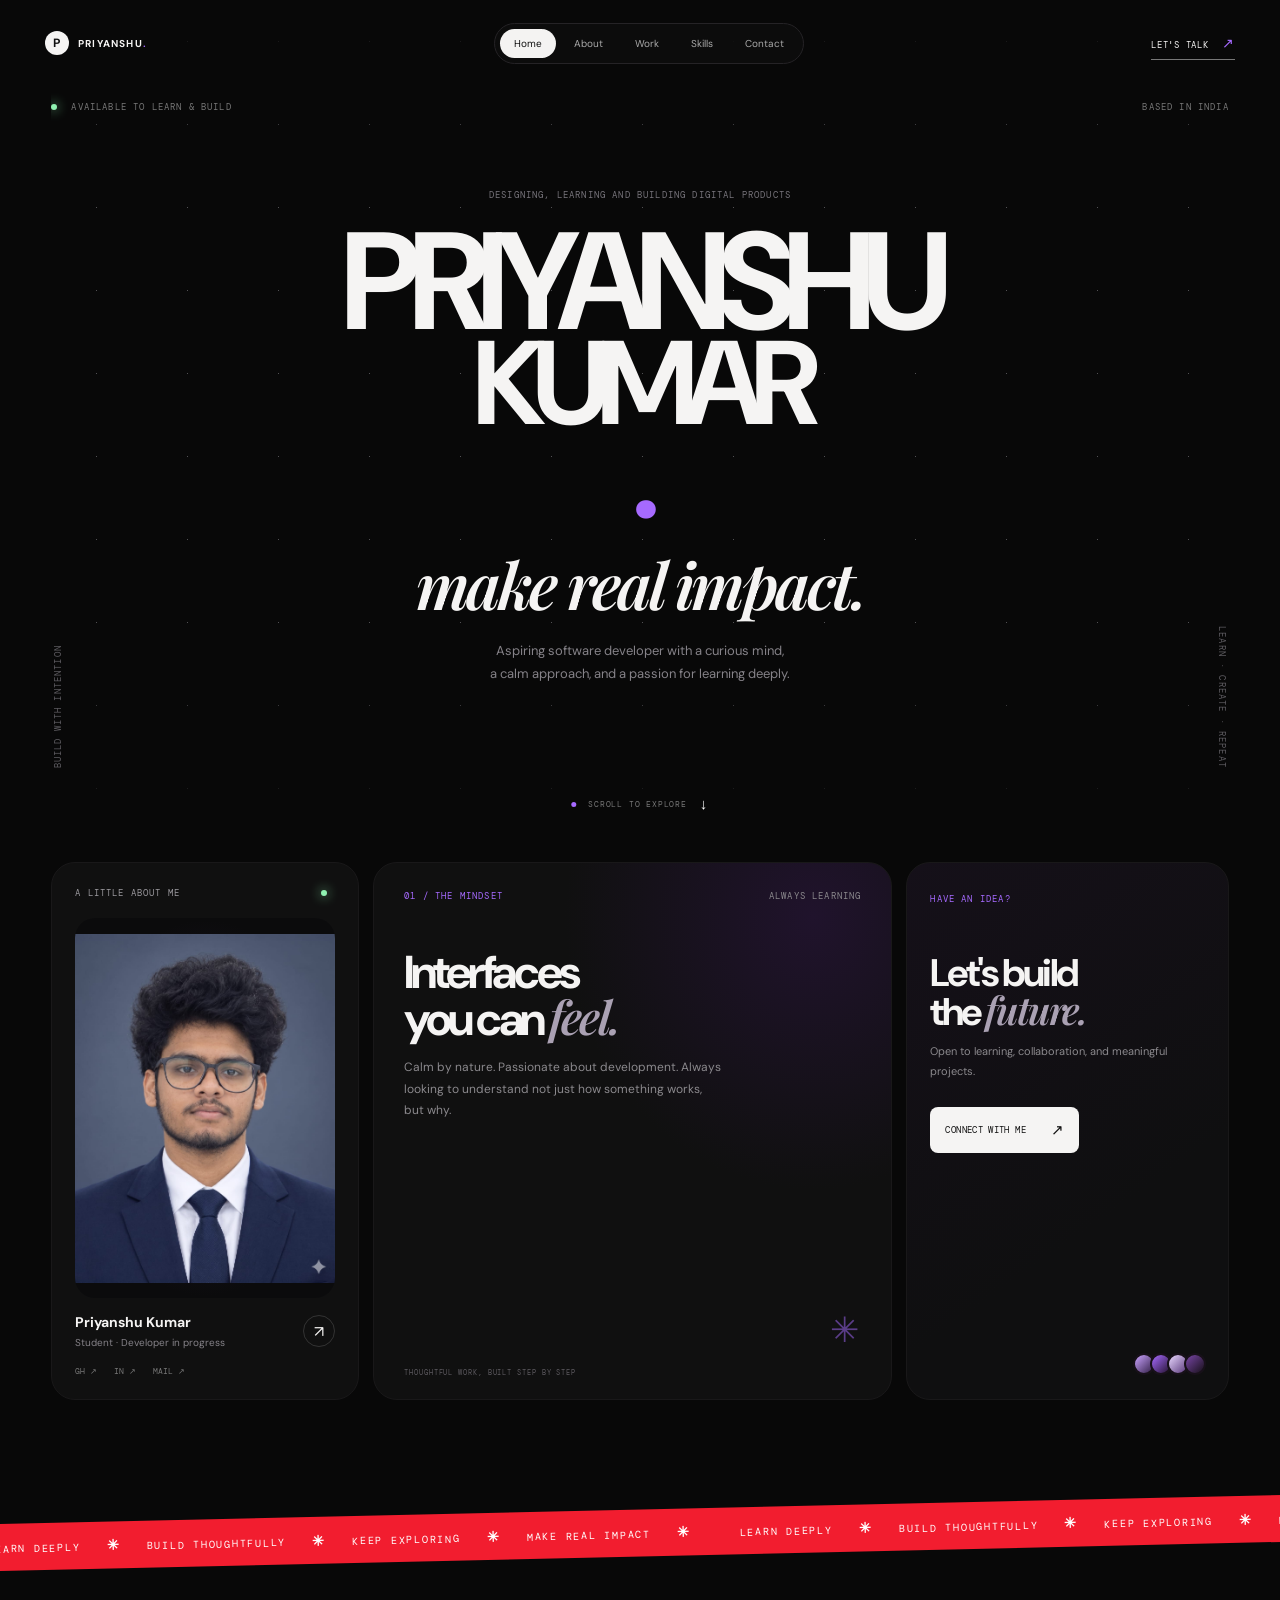
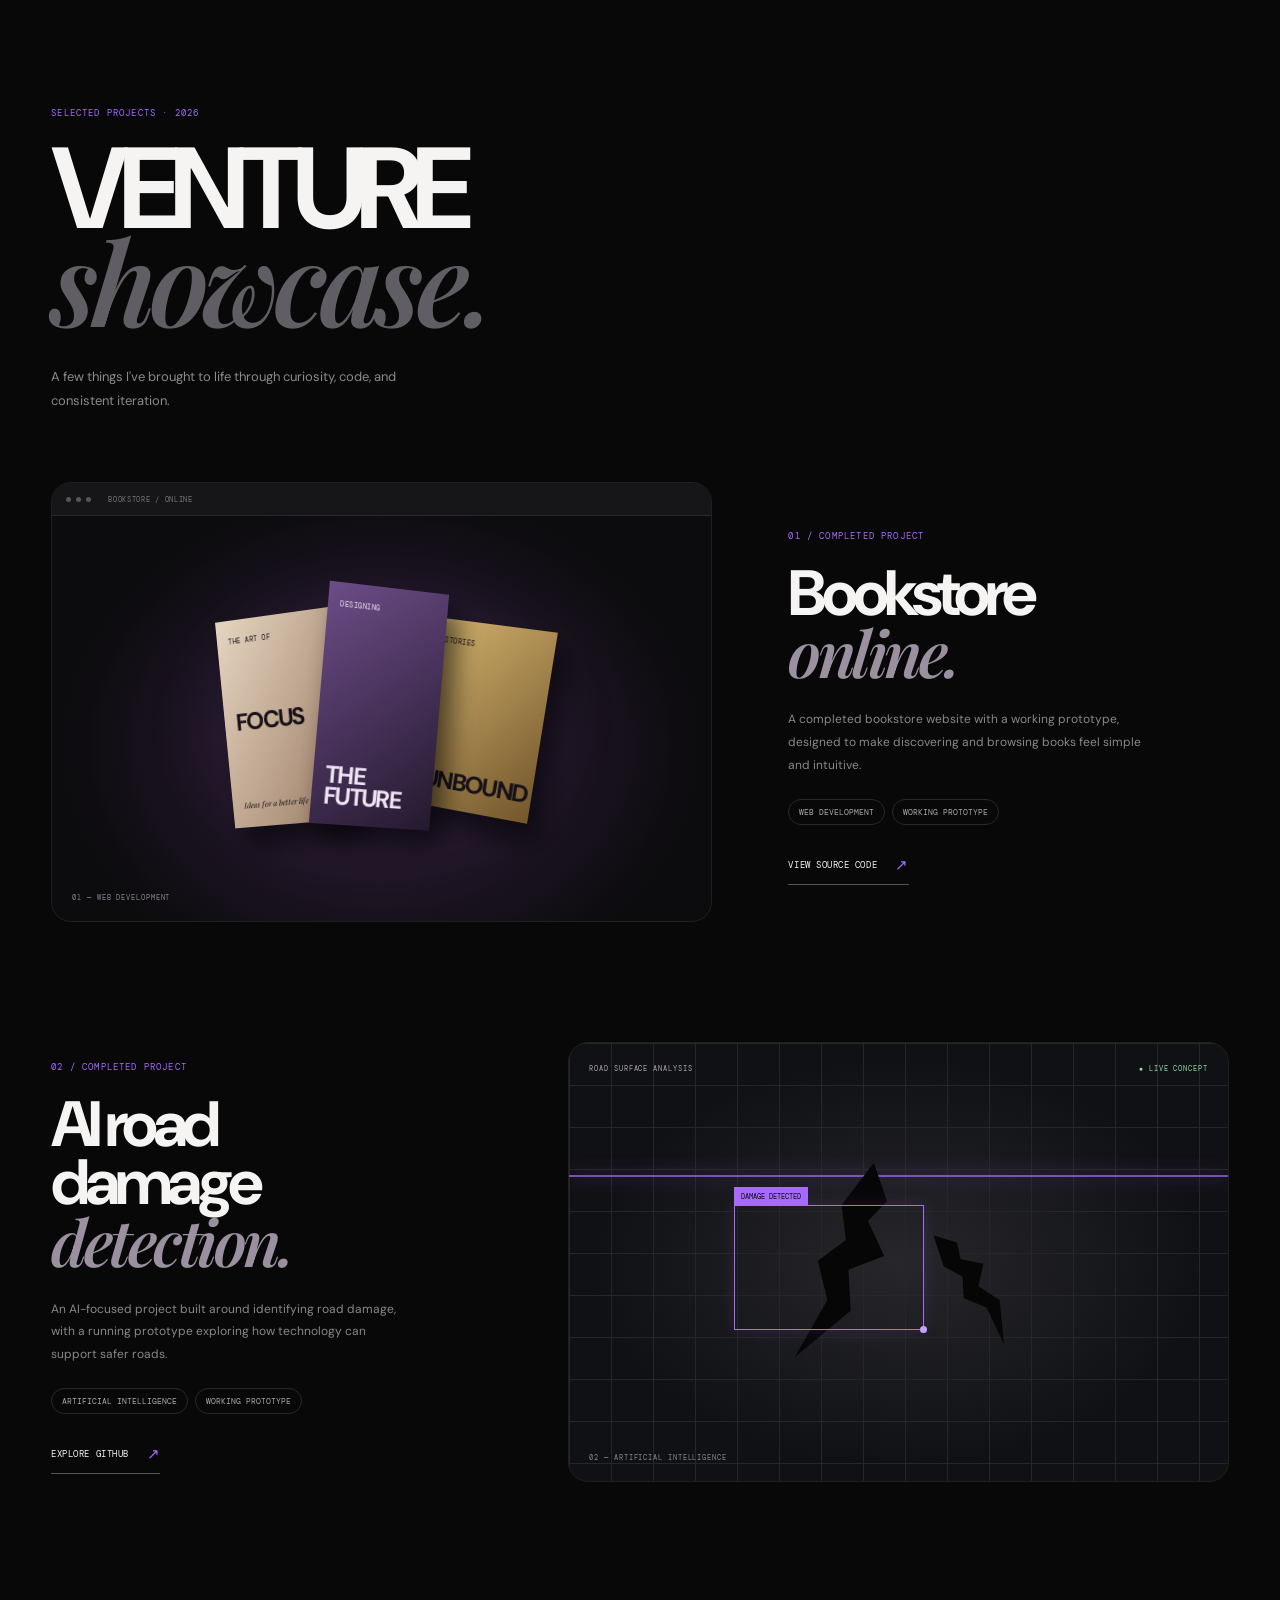
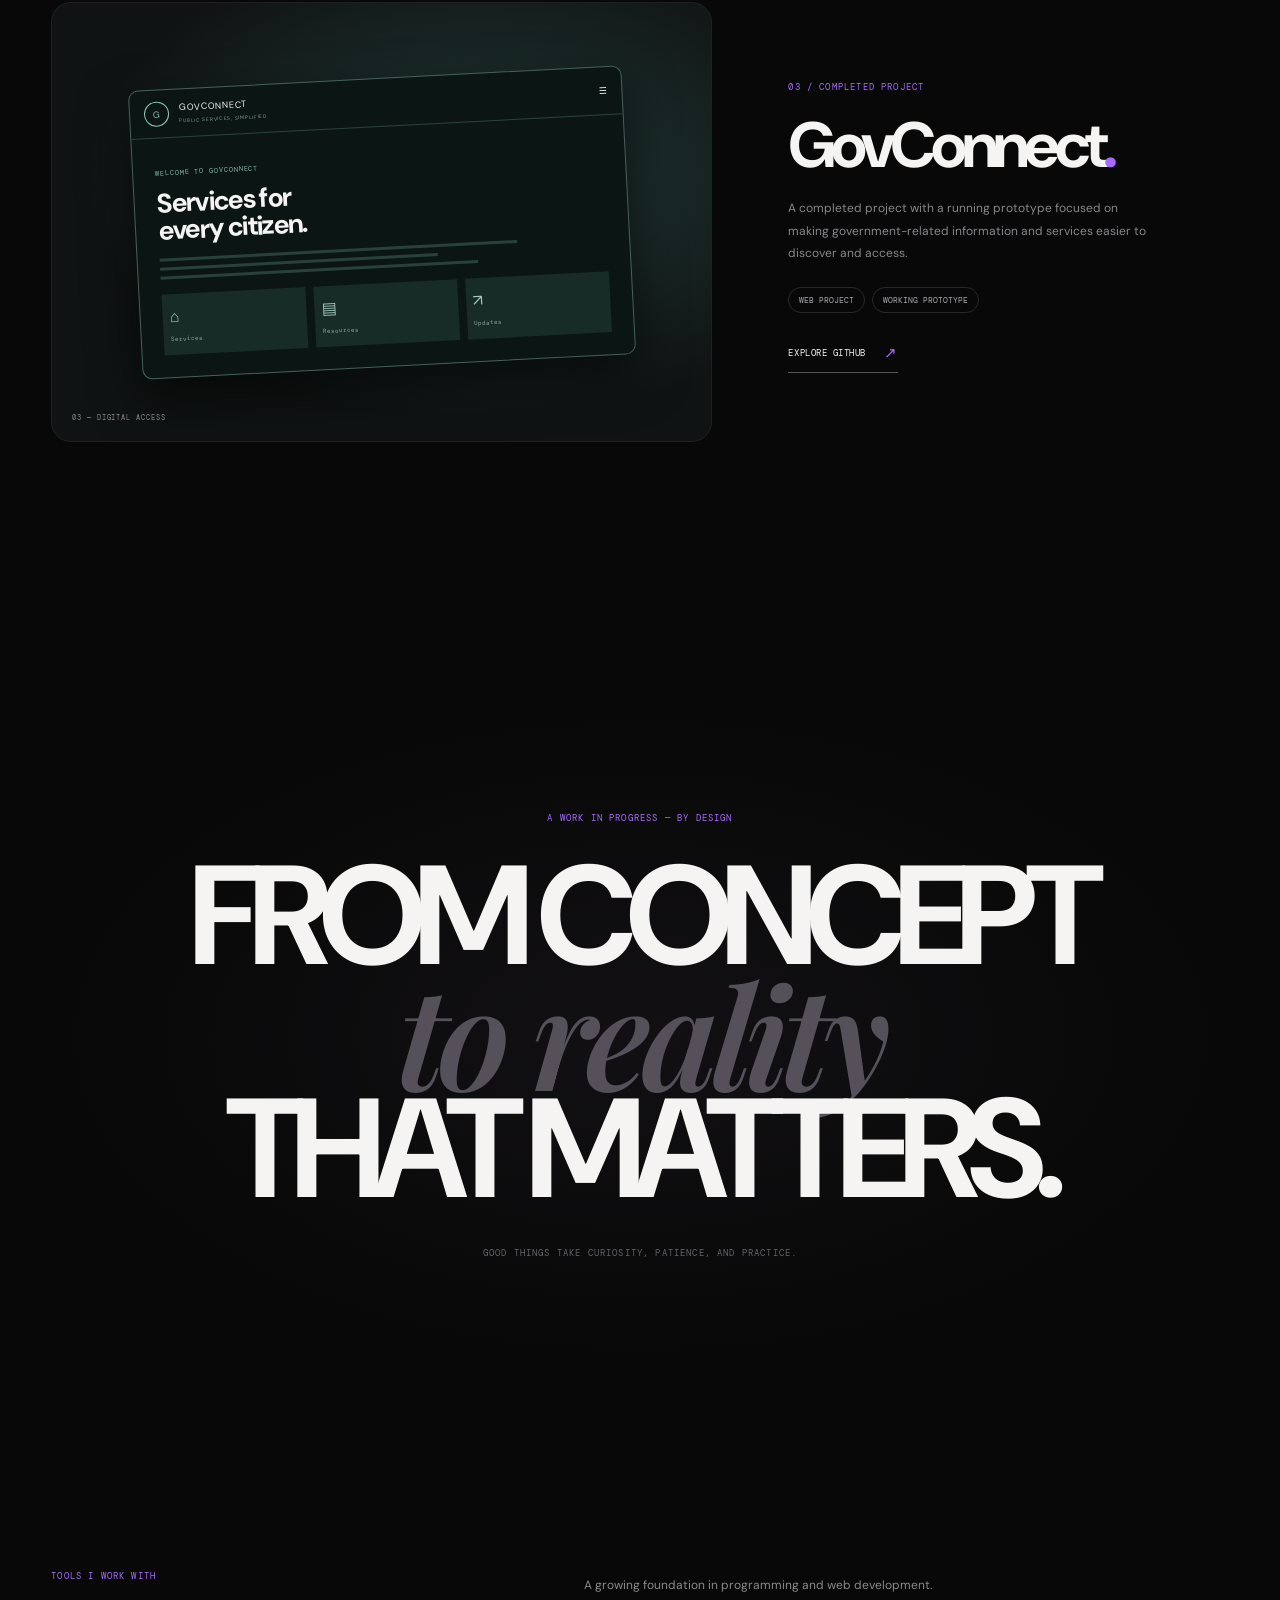
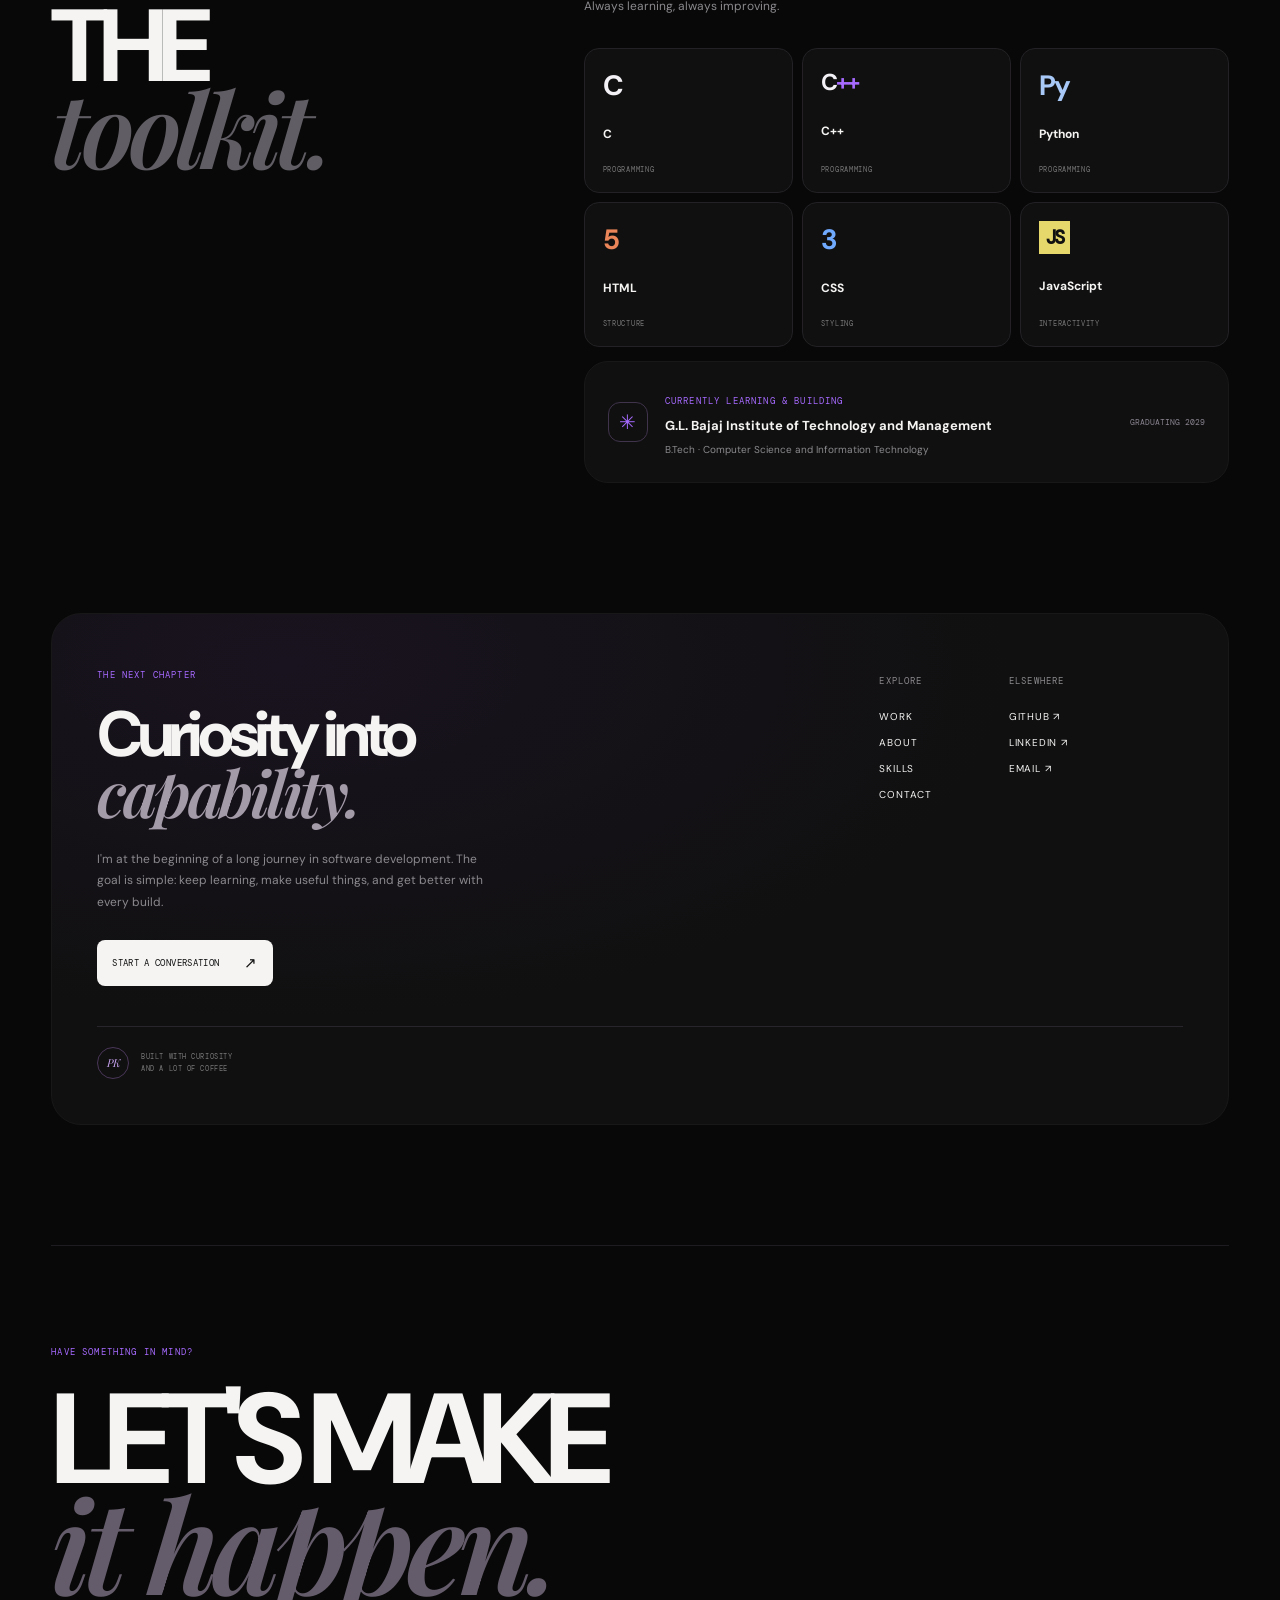
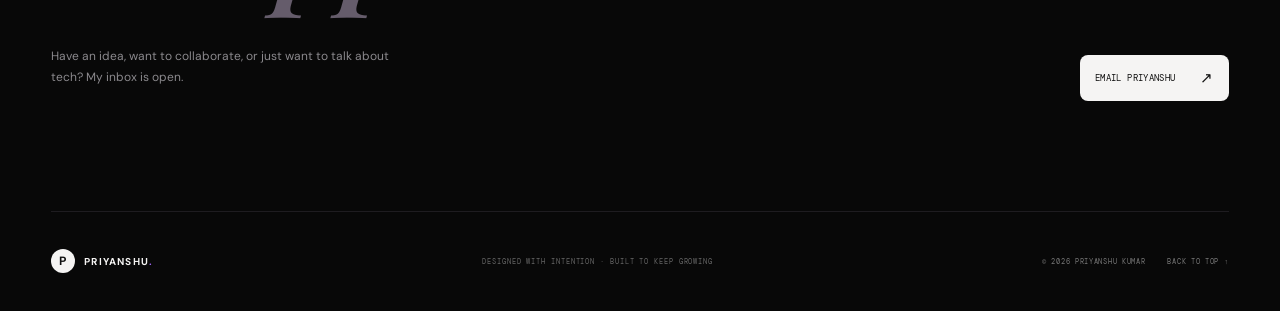
<file: index.html>
<!doctype html>
<html lang="en">
<head>
  <meta charset="utf-8">
  <meta name="viewport" content="width=device-width, initial-scale=1">
  <meta name="theme-color" content="#080808">
  <meta name="description" content="Priyanshu Kumar — aspiring software developer building thoughtful digital experiences.">
  <title>Priyanshu Kumar — Developer Portfolio</title>
  <link rel="preconnect" href="https://fonts.googleapis.com">
  <link rel="preconnect" href="https://fonts.gstatic.com" crossorigin>
  <link href="https://fonts.googleapis.com/css2?family=DM+Mono:wght@400;500&family=DM+Sans:wght@400;500;600;700&family=Playfair+Display:ital,wght@1,600;1,700&display=swap" rel="stylesheet">
  <link rel="stylesheet" href="priyanshu-portfolio/styles.css">
</head>
<body>
  <div class="intro-screen" aria-hidden="true">
    <div class="intro-corner top-left"></div><div class="intro-corner top-right"></div>
    <p class="eyebrow intro-kicker">INDEPENDENT DEVELOPER</p>
    <h1 class="intro-hello">HELLO<span>.</span></h1>
    <div class="intro-line"></div>
    <p class="eyebrow intro-bottom">PORTFOLIO WEBSITE <span>2026</span></p>
  </div>

  <header class="site-header">
    <a class="brand" href="#home" aria-label="Priyanshu Kumar home"><span class="brand-mark">P</span><span>PRIYANSHU<span class="brand-muted">.</span></span></a>
    <nav class="nav-pill" aria-label="Main navigation">
      <a class="nav-link active" href="#home">Home</a>
      <a class="nav-link" href="#about">About</a>
      <a class="nav-link" href="#work">Work</a>
      <a class="nav-link" href="#skills">Skills</a>
      <a class="nav-link" href="#contact">Contact</a>
    </nav>
    <a class="header-cta" href="mailto:princemraj2121@gmail.com">LET'S TALK <span>↗</span></a>
    <button class="menu-toggle" aria-label="Toggle menu" aria-expanded="false"><span></span><span></span></button>
  </header>

  <main>
    <section class="hero section-shell" id="home">
      <div class="starfield" aria-hidden="true"></div>
      <div class="hero-meta eyebrow"><span><i class="status-dot"></i> AVAILABLE TO LEARN & BUILD</span><span>BASED IN INDIA</span></div>
      <div class="hero-center">
        <p class="eyebrow reveal">DESIGNING, LEARNING AND BUILDING DIGITAL PRODUCTS</p>
        <h1 class="hero-name" aria-label="Priyanshu Kumar"><span>PRIYANSHU</span><span class="hero-surname">KUMAR<span class="period">.</span></span></h1>
        <p class="hero-tagline"><span class="serif-italic">make real impact.</span></p>
        <p class="hero-description reveal">Aspiring software developer with a curious mind,<br class="desktop-only"> a calm approach, and a passion for learning deeply.</p>
      </div>
      <a class="scroll-cue" href="#about"><span class="scroll-dot"></span><span>SCROLL TO EXPLORE</span><span class="down-arrow">↓</span></a>
      <div class="hero-side-note left eyebrow">BUILD WITH INTENTION</div>
      <div class="hero-side-note right eyebrow">LEARN · CREATE · REPEAT</div>
    </section>

    <section class="intro-grid section-shell" id="about">
      <article class="profile-card panel reveal">
        <div class="card-topline"><span class="eyebrow">A LITTLE ABOUT ME</span><span class="live-dot"></span></div>
        
<div class="profile-art">
  <img
    src="priyanshu-portfolio/images/priyanshu.jpg"
    alt="Priyanshu Kumar"
    class="profile-photo"
  />
</div>

        <div class="profile-card-bottom"><div><h2>Priyanshu Kumar</h2><p>Student · Developer in progress</p></div><span class="arrow-round">↗</span></div>
        <div class="social-mini">
          <a href="https://github.com/Priyanshu25-29" target="_blank" rel="noreferrer" aria-label="GitHub">GH ↗</a>
          <a href="https://www.linkedin.com/in/priyanshu-kumar-01a818396/" target="_blank" rel="noreferrer" aria-label="LinkedIn">IN ↗</a>
          <a href="mailto:princemraj2121@gmail.com" aria-label="Email">MAIL ↗</a>
        </div>
      </article>

      <article class="statement-card panel reveal">
        <div class="card-topline"><span class="eyebrow purple">01 / THE MINDSET</span><span class="eyebrow muted">ALWAYS LEARNING</span></div>
        <h2>Interfaces<br>you can <span class="serif-italic">feel.</span></h2>
        <p class="muted-copy">Calm by nature. Passionate about development. Always looking to understand not just how something works, but why.</p>
        <div class="statement-decoration">✳</div>
        <div class="card-bottom-note eyebrow">THOUGHTFUL WORK, BUILT STEP BY STEP</div>
      </article>

      <article class="contact-card panel reveal">
        <span class="eyebrow purple">HAVE AN IDEA?</span>
        <h2>Let's build<br>the <span class="serif-italic">future.</span></h2>
        <p class="muted-copy">Open to learning, collaboration, and meaningful projects.</p>
        <a class="button-light" href="mailto:princemraj2121@gmail.com">CONNECT WITH ME <span>↗</span></a>
        <div class="contact-orbs"><i></i><i></i><i></i><i></i></div>
      </article>
    </section>

    <div class="marquee" aria-label="Learning, building, improving">
      <div class="marquee-track">
        <span>LEARN DEEPLY <b>✳</b> BUILD THOUGHTFULLY <b>✳</b> KEEP EXPLORING <b>✳</b> MAKE REAL IMPACT <b>✳</b></span>
        <span>LEARN DEEPLY <b>✳</b> BUILD THOUGHTFULLY <b>✳</b> KEEP EXPLORING <b>✳</b> MAKE REAL IMPACT <b>✳</b></span>
      </div>
    </div>

    <section class="venture section-shell" id="work">
      <div class="section-heading reveal">
        <p class="eyebrow purple">SELECTED PROJECTS · 2026</p>
        <h2>VENTURE<br><span class="serif-italic">showcase.</span></h2>
        <p class="section-intro">A few things I've brought to life through curiosity, code, and consistent iteration.</p>
      </div>

      <article class="project project-bookstore reveal">
        <div class="project-visual book-visual">
          <div class="browser-bar"><span></span><span></span><span></span><i>BOOKSTORE / ONLINE</i></div>
          <div class="book-scene">
            <div class="book book-a"><small>THE ART OF</small><strong>FOCUS</strong><em>Ideas for a better life</em></div>
            <div class="book book-b"><small>DESIGNING</small><strong>THE<br>FUTURE</strong></div>
            <div class="book book-c"><small>STORIES</small><strong>UNBOUND</strong></div>
            <div class="book-glow"></div>
          </div>
          <span class="visual-label eyebrow">01 — WEB DEVELOPMENT</span>
        </div>
        <div class="project-copy">
          <p class="eyebrow purple">01 / COMPLETED PROJECT</p>
          <h3>Bookstore<br><span class="serif-italic">online.</span></h3>
          <p>A completed bookstore website with a working prototype, designed to make discovering and browsing books feel simple and intuitive.</p>
          <div class="tag-list"><span>WEB DEVELOPMENT</span><span>WORKING PROTOTYPE</span></div>
          <a class="text-link" href="https://github.com/Priyanshu25-29/Bookstore" target="_blank" rel="noreferrer">VIEW SOURCE CODE <span>↗</span></a>
        </div>
      </article>

      <article class="project project-road reveal">
        <div class="project-copy">
          <p class="eyebrow purple">02 / COMPLETED PROJECT</p>
          <h3>AI road<br>damage <span class="serif-italic">detection.</span></h3>
          <p>An AI-focused project built around identifying road damage, with a running prototype exploring how technology can support safer roads.</p>
          <div class="tag-list"><span>ARTIFICIAL INTELLIGENCE</span><span>WORKING PROTOTYPE</span></div>
          <a class="text-link" href="https://github.com/Priyanshu25-29" target="_blank" rel="noreferrer">EXPLORE GITHUB <span>↗</span></a>
        </div>
        <div class="project-visual road-visual">
          <div class="road-grid"></div><div class="road-scan"></div>
          <div class="road-map-label eyebrow">ROAD SURFACE ANALYSIS <span>● LIVE CONCEPT</span></div>
          <div class="road-crack crack-one"></div><div class="road-crack crack-two"></div><div class="detection-box"><span>DAMAGE DETECTED</span><i></i></div>
          <span class="visual-label eyebrow">02 — ARTIFICIAL INTELLIGENCE</span>
        </div>
      </article>

      <article class="project project-gov reveal">
        <div class="project-visual gov-visual">
          <div class="gov-window">
            <div class="gov-window-top"><span class="gov-seal">G</span><span>GOVCONNECT <small>PUBLIC SERVICES, SIMPLIFIED</small></span><i>☰</i></div>
            <div class="gov-window-content"><p class="eyebrow">WELCOME TO GOVCONNECT</p><h4>Services for<br>every citizen.</h4><div class="gov-lines"><span></span><span></span><span></span></div><div class="gov-tiles"><i>⌂<small>Services</small></i><i>▤<small>Resources</small></i><i>↗<small>Updates</small></i></div></div>
          </div>
          <span class="visual-label eyebrow">03 — DIGITAL ACCESS</span>
        </div>
        <div class="project-copy">
          <p class="eyebrow purple">03 / COMPLETED PROJECT</p>
          <h3>GovConnect<span class="period">.</span></h3>
          <p>A completed project with a running prototype focused on making government-related information and services easier to discover and access.</p>
          <div class="tag-list"><span>WEB PROJECT</span><span>WORKING PROTOTYPE</span></div>
          <a class="text-link" href="https://github.com/Priyanshu25-29" target="_blank" rel="noreferrer">EXPLORE GITHUB <span>↗</span></a>
        </div>
      </article>
    </section>

    <section class="manifesto">
      <div class="manifesto-inner">
        <p class="eyebrow purple reveal">A WORK IN PROGRESS — BY DESIGN</p>
        <h2 class="manifesto-line"><span>FROM CONCEPT</span><span class="serif-italic">to reality</span><span>THAT MATTERS.</span></h2>
        <p class="manifesto-caption eyebrow">GOOD THINGS TAKE CURIOSITY, PATIENCE, AND PRACTICE.</p>
      </div>
    </section>

    <section class="skills section-shell" id="skills">
      <div class="section-heading skills-heading reveal">
        <p class="eyebrow purple">TOOLS I WORK WITH</p>
        <h2>THE<br><span class="serif-italic">toolkit.</span></h2>
      </div>
      <div class="skills-content">
        <p class="skills-intro muted-copy reveal">A growing foundation in programming and web development. Always learning, always improving.</p>
        <div class="skills-grid">
          <div class="skill-tile reveal"><span class="skill-icon">C</span><strong>C</strong><small>PROGRAMMING</small></div>
          <div class="skill-tile reveal"><span class="skill-icon cpp">C<span>++</span></span><strong>C++</strong><small>PROGRAMMING</small></div>
          <div class="skill-tile reveal"><span class="skill-icon python">Py</span><strong>Python</strong><small>PROGRAMMING</small></div>
          <div class="skill-tile reveal"><span class="skill-icon html">5</span><strong>HTML</strong><small>STRUCTURE</small></div>
          <div class="skill-tile reveal"><span class="skill-icon css">3</span><strong>CSS</strong><small>STYLING</small></div>
          <div class="skill-tile reveal"><span class="skill-icon js">JS</span><strong>JavaScript</strong><small>INTERACTIVITY</small></div>
        </div>
        <div class="education-card panel reveal">
          <div class="education-icon">✳</div>
          <div><p class="eyebrow purple">CURRENTLY LEARNING & BUILDING</p><h3>G.L. Bajaj Institute of Technology and Management</h3><p class="muted-copy">B.Tech · Computer Science and Information Technology</p></div>
          <span class="education-year">GRADUATING 2029</span>
        </div>
      </div>
    </section>

    <section class="workspace section-shell">
      <div class="workspace-card panel reveal">
        <div class="workspace-copy"><p class="eyebrow purple">THE NEXT CHAPTER</p><h2>Curiosity into<br><span class="serif-italic">capability.</span></h2><p class="muted-copy">I'm at the beginning of a long journey in software development. The goal is simple: keep learning, make useful things, and get better with every build.</p><a class="button-light" href="mailto:princemraj2121@gmail.com">START A CONVERSATION <span>↗</span></a></div>
        <div class="workspace-links"><div><span class="eyebrow muted">EXPLORE</span><a href="#work">WORK</a><a href="#about">ABOUT</a><a href="#skills">SKILLS</a><a href="#contact">CONTACT</a></div><div><span class="eyebrow muted">ELSEWHERE</span><a href="https://github.com/Priyanshu25-29" target="_blank" rel="noreferrer">GITHUB ↗</a><a href="https://www.linkedin.com/in/priyanshu-kumar-01a818396/" target="_blank" rel="noreferrer">LINKEDIN ↗</a><a href="mailto:princemraj2121@gmail.com">EMAIL ↗</a></div></div>
        <div class="workspace-stamp"><span>PK</span><small>BUILT WITH CURIOSITY<br>AND A LOT OF COFFEE</small></div>
      </div>
    </section>

    <section class="contact section-shell" id="contact">
      <div class="contact-title reveal"><p class="eyebrow purple">HAVE SOMETHING IN MIND?</p><h2>LET'S MAKE<br><span class="serif-italic">it happen.</span></h2></div>
      <div class="contact-bottom reveal"><p class="muted-copy">Have an idea, want to collaborate, or just want to talk about tech? My inbox is open.</p><a class="button-light" href="mailto:princemraj2121@gmail.com">EMAIL PRIYANSHU <span>↗</span></a></div>
    </section>
  </main>

  <footer class="footer section-shell">
    <a class="brand" href="#home"><span class="brand-mark">P</span><span>PRIYANSHU<span class="brand-muted">.</span></span></a>
    <p class="eyebrow">DESIGNED WITH INTENTION · BUILT TO KEEP GROWING</p>
    <div class="footer-right"><span class="eyebrow">© <span id="year">2026</span> PRIYANSHU KUMAR</span><a href="#home" class="back-top">BACK TO TOP ↑</a></div>
  </footer>
  <script src="priyanshu-portfolio/script.js"></script>
</body>
</html>
</file>
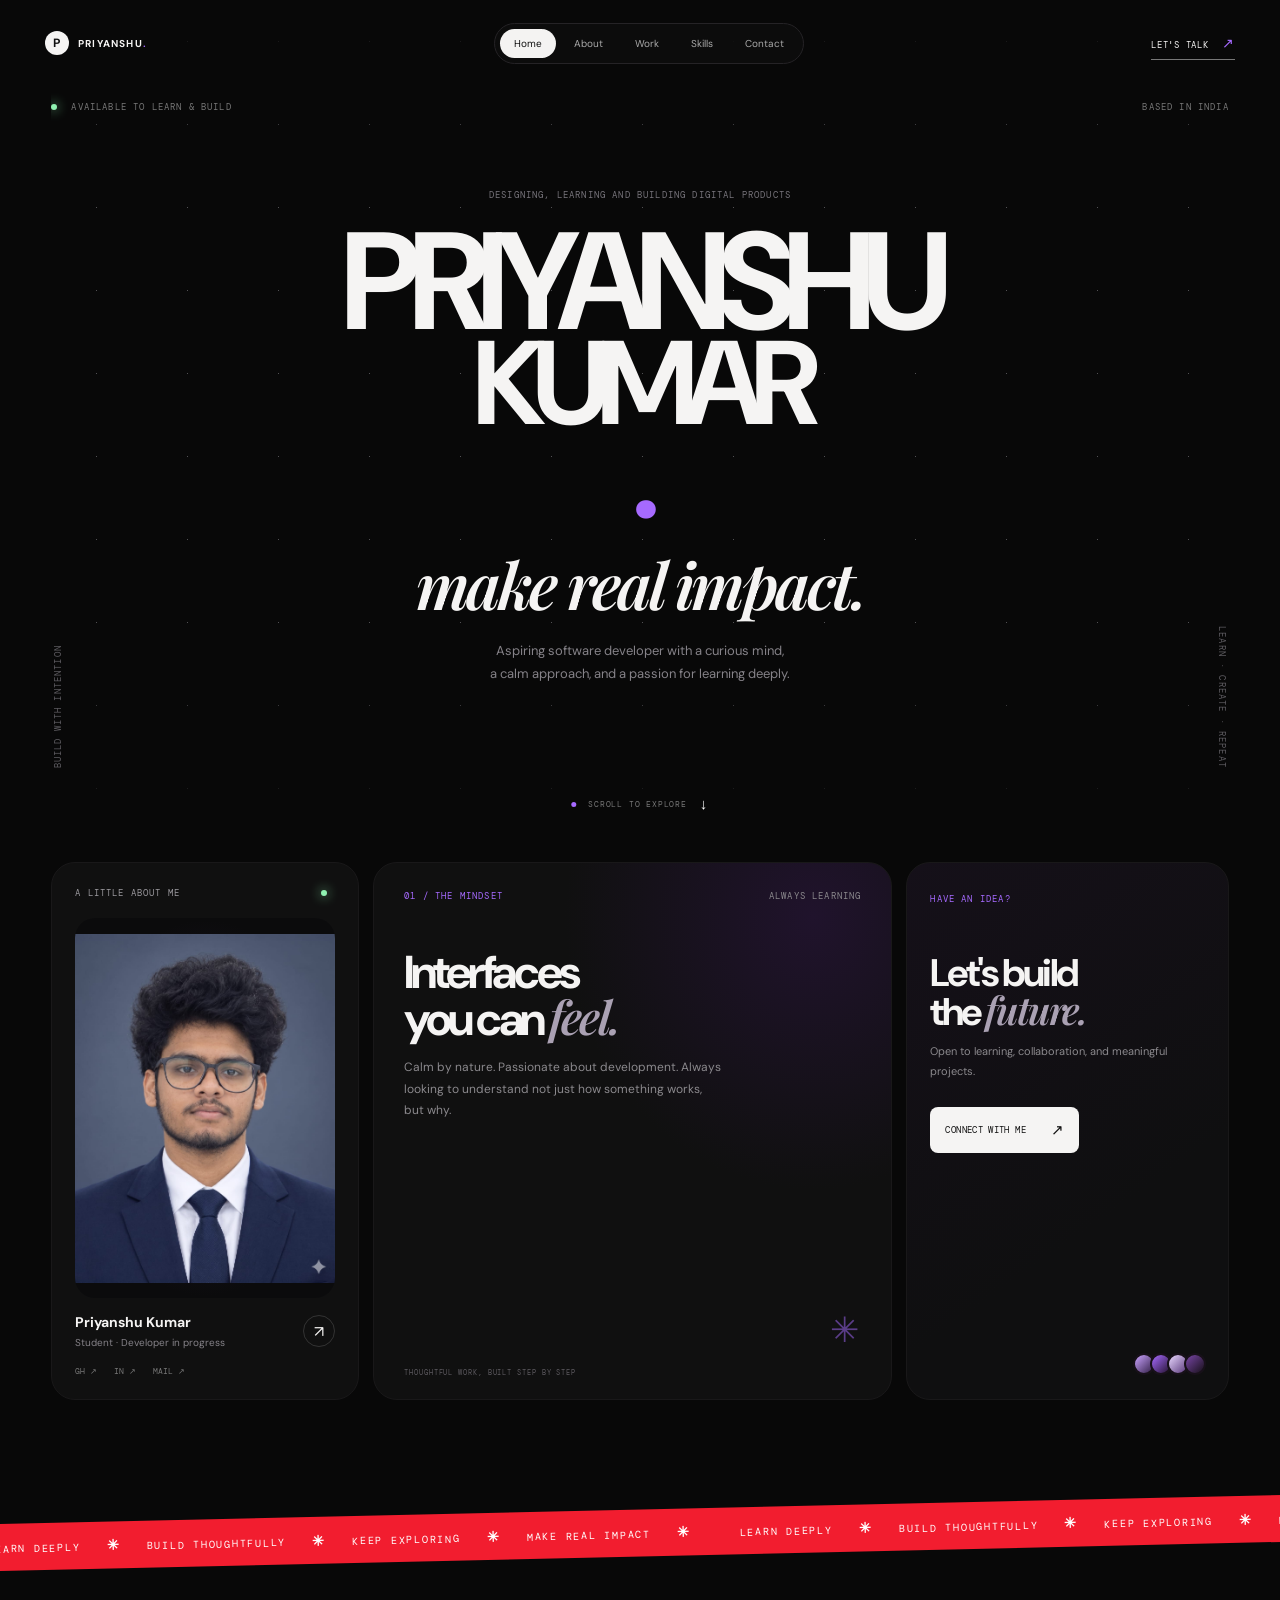
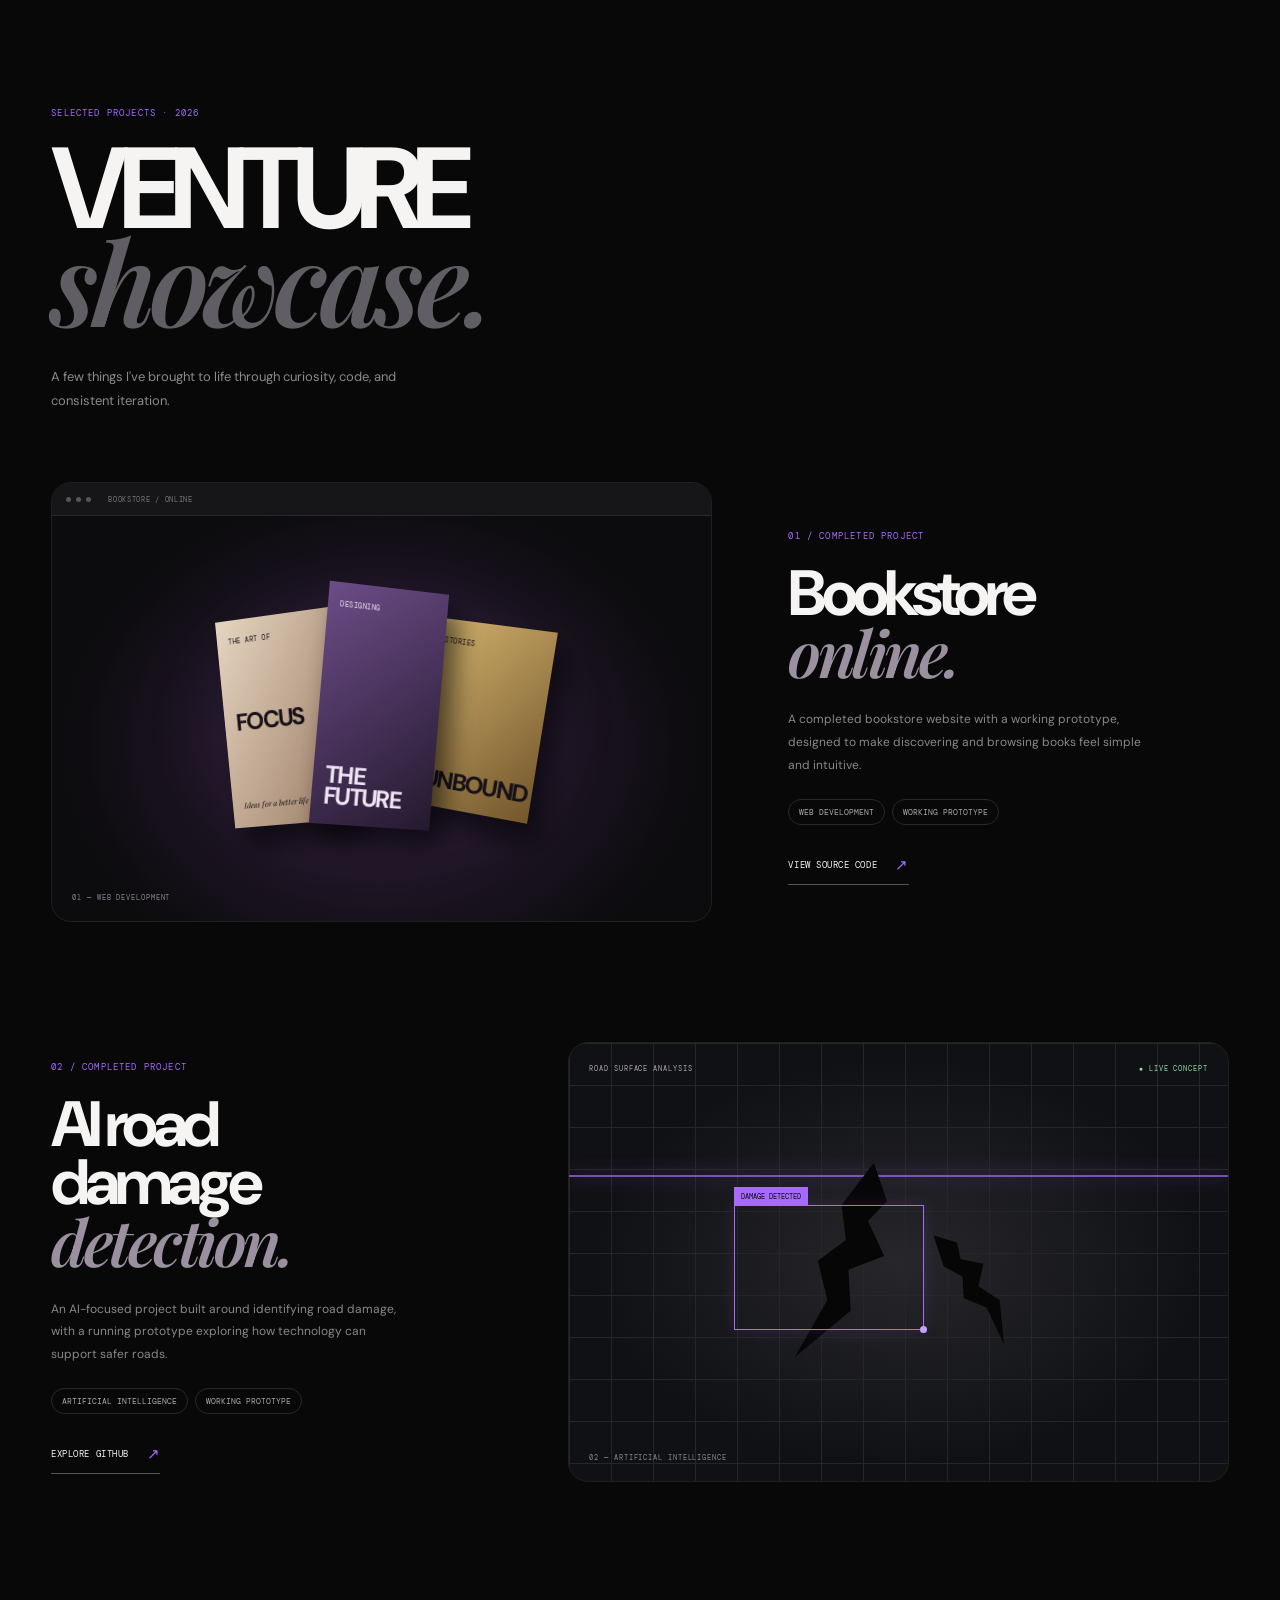
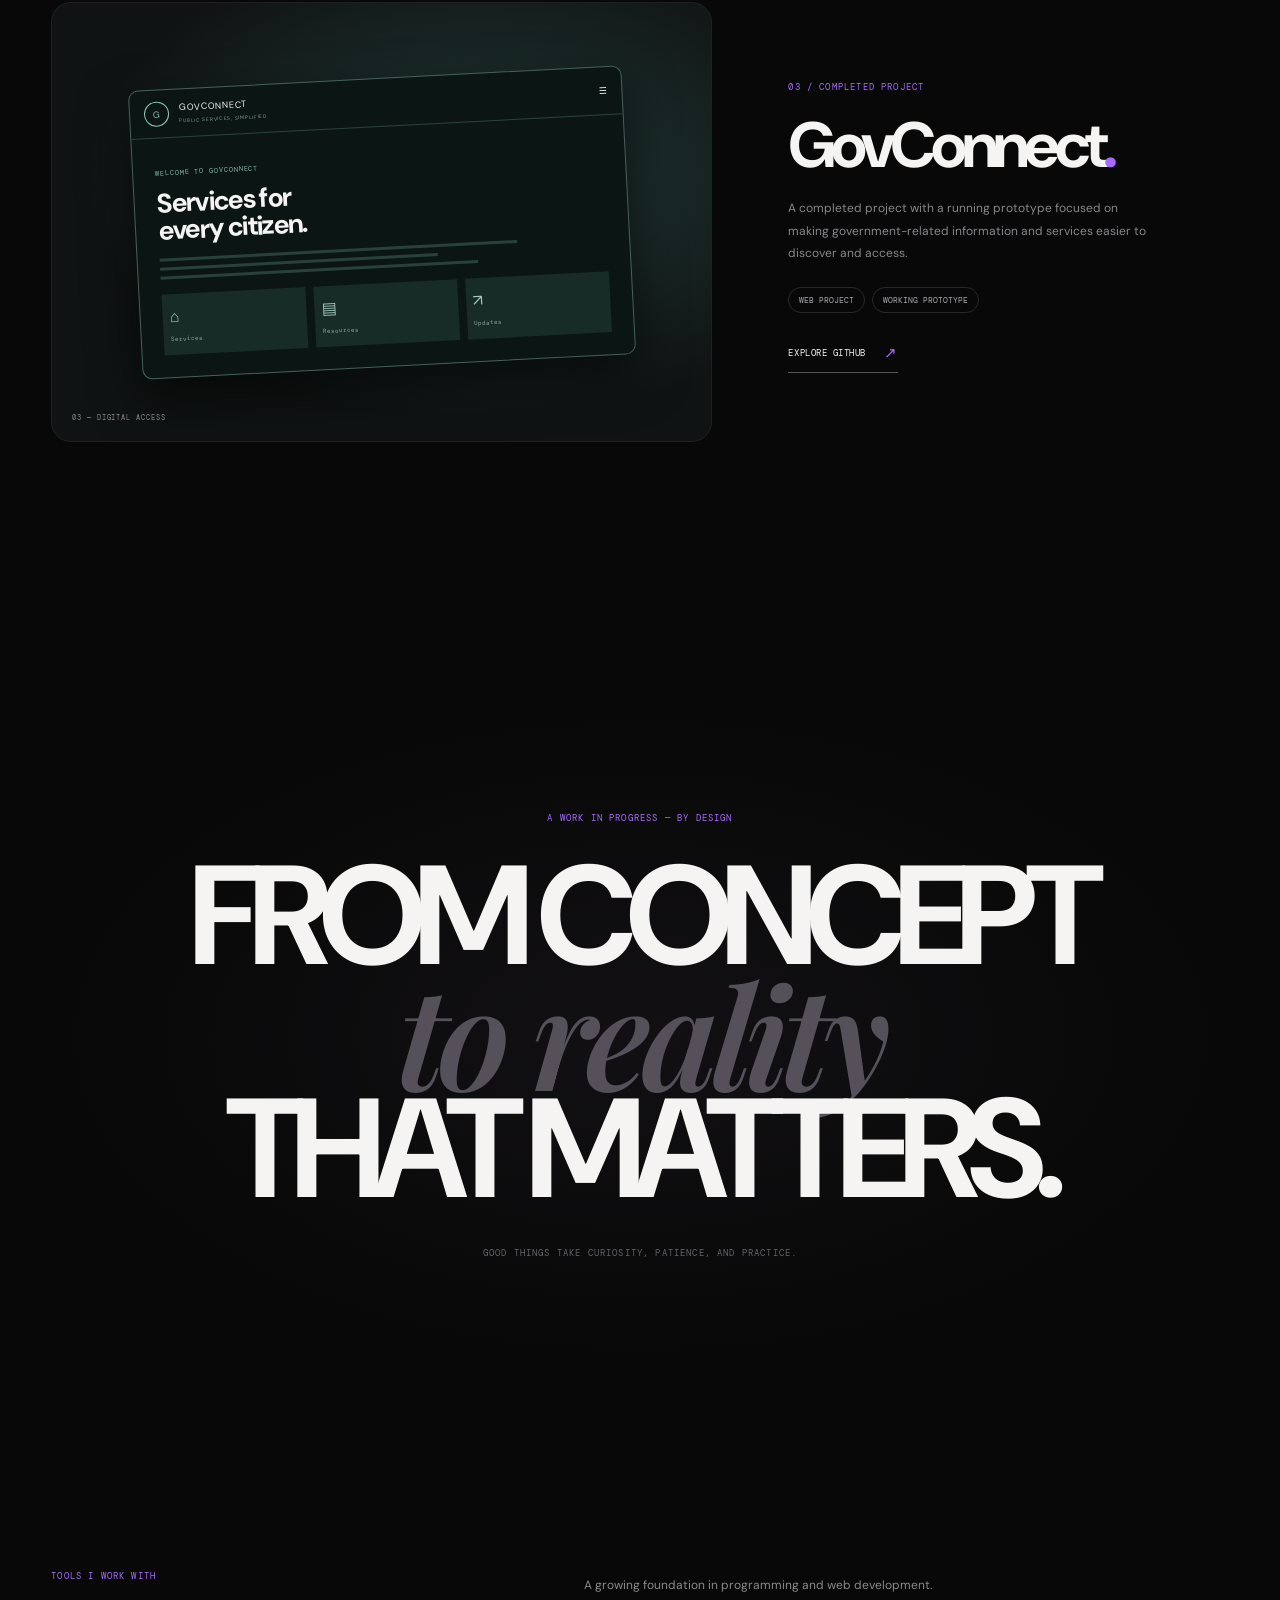
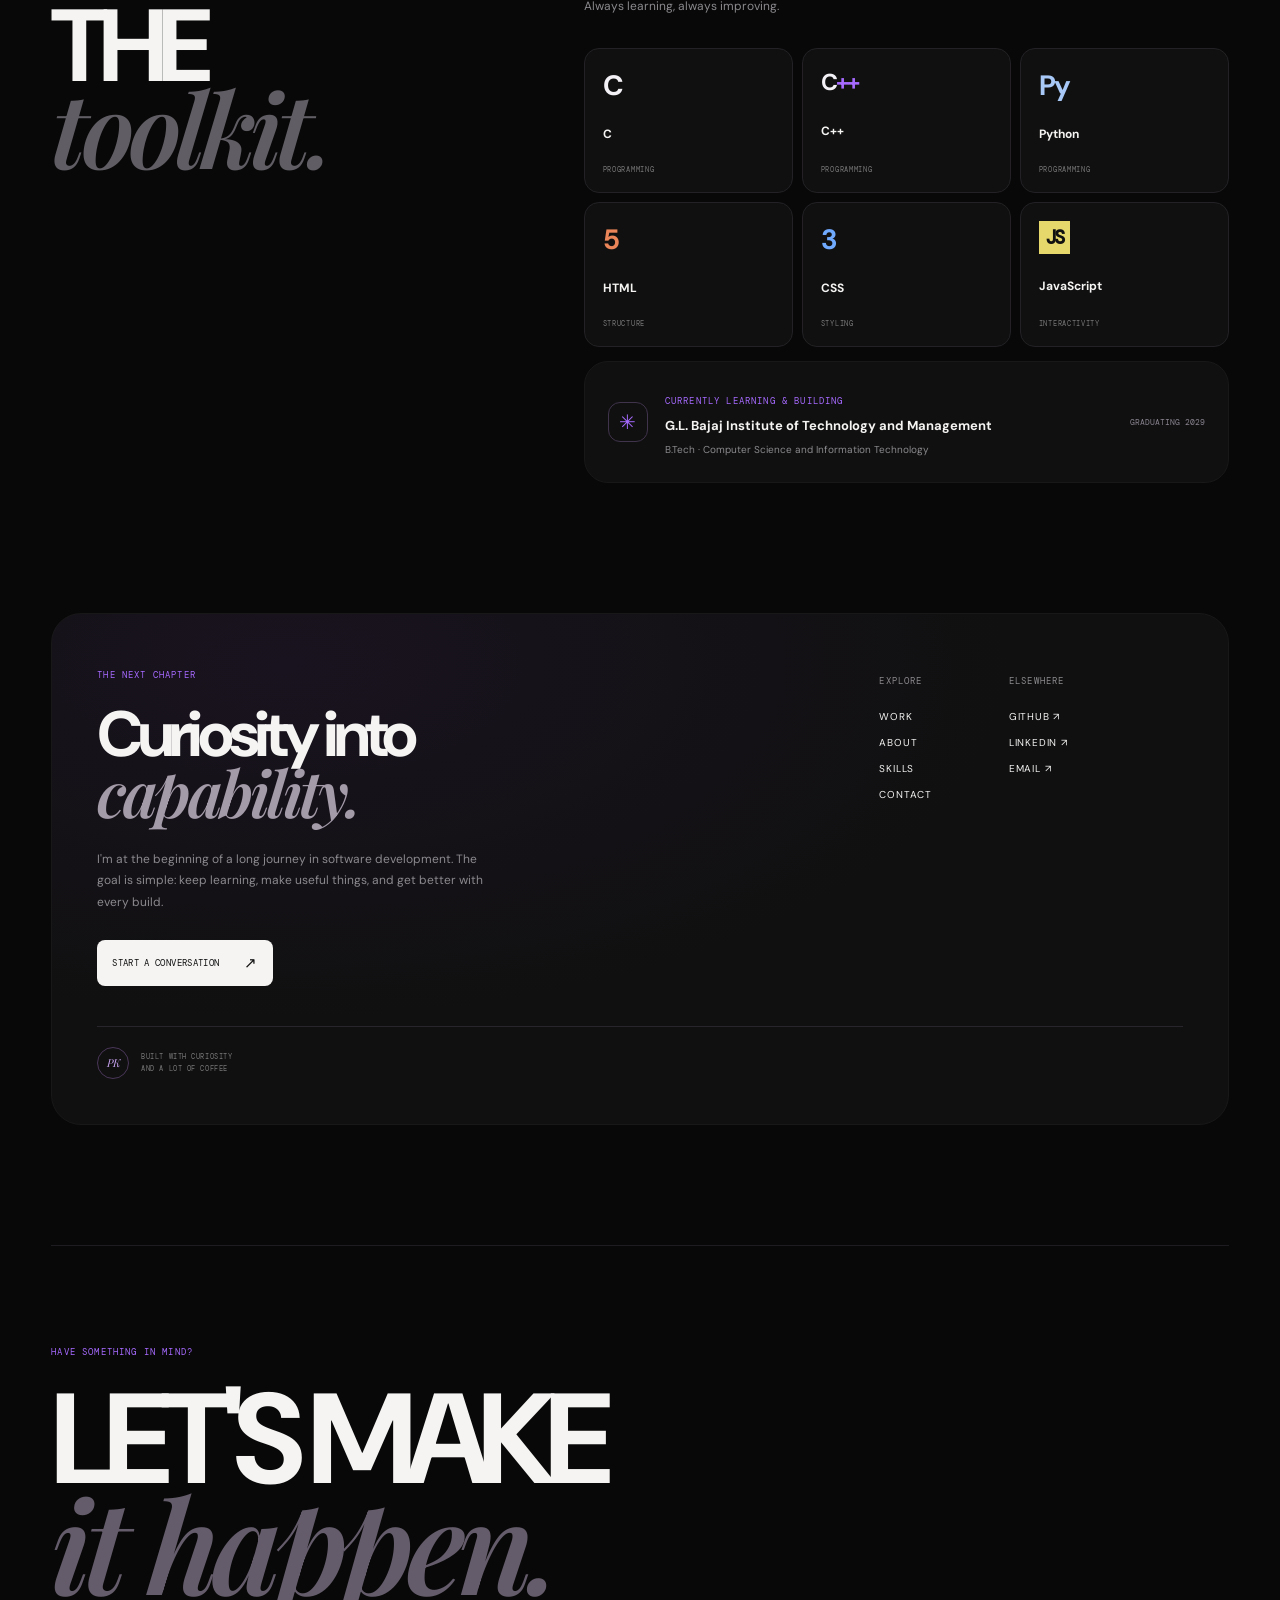
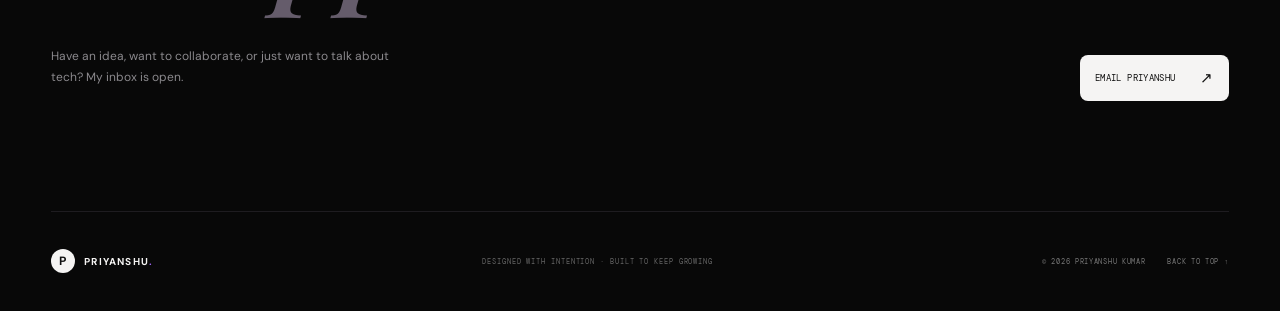
<file: priyanshu-portfolio/index.html>
<!doctype html>
<html lang="en">
<head>
  <meta charset="utf-8">
  <meta name="viewport" content="width=device-width, initial-scale=1">
  <meta name="theme-color" content="#080808">
  <meta name="description" content="Priyanshu Kumar — aspiring software developer building thoughtful digital experiences.">
  <title>Priyanshu Kumar — Developer Portfolio</title>
  <link rel="preconnect" href="https://fonts.googleapis.com">
  <link rel="preconnect" href="https://fonts.gstatic.com" crossorigin>
  <link href="https://fonts.googleapis.com/css2?family=DM+Mono:wght@400;500&family=DM+Sans:wght@400;500;600;700&family=Playfair+Display:ital,wght@1,600;1,700&display=swap" rel="stylesheet">
  <link rel="stylesheet" href="styles.css">
</head>
<body>
  <div class="intro-screen" aria-hidden="true">
    <div class="intro-corner top-left"></div><div class="intro-corner top-right"></div>
    <p class="eyebrow intro-kicker">INDEPENDENT DEVELOPER</p>
    <h1 class="intro-hello">HELLO<span>.</span></h1>
    <div class="intro-line"></div>
    <p class="eyebrow intro-bottom">PORTFOLIO WEBSITE <span>2026</span></p>
  </div>

  <header class="site-header">
    <a class="brand" href="#home" aria-label="Priyanshu Kumar home"><span class="brand-mark">P</span><span>PRIYANSHU<span class="brand-muted">.</span></span></a>
    <nav class="nav-pill" aria-label="Main navigation">
      <a class="nav-link active" href="#home">Home</a>
      <a class="nav-link" href="#about">About</a>
      <a class="nav-link" href="#work">Work</a>
      <a class="nav-link" href="#skills">Skills</a>
      <a class="nav-link" href="#contact">Contact</a>
    </nav>
    <a class="header-cta" href="mailto:princemraj2121@gmail.com">LET'S TALK <span>↗</span></a>
    <button class="menu-toggle" aria-label="Toggle menu" aria-expanded="false"><span></span><span></span></button>
  </header>

  <main>
    <section class="hero section-shell" id="home">
      <div class="starfield" aria-hidden="true"></div>
      <div class="hero-meta eyebrow"><span><i class="status-dot"></i> AVAILABLE TO LEARN & BUILD</span><span>BASED IN INDIA</span></div>
      <div class="hero-center">
        <p class="eyebrow reveal">DESIGNING, LEARNING AND BUILDING DIGITAL PRODUCTS</p>
        <h1 class="hero-name" aria-label="Priyanshu Kumar"><span>PRIYANSHU</span><span class="hero-surname">KUMAR<span class="period">.</span></span></h1>
        <p class="hero-tagline"><span class="serif-italic">make real impact.</span></p>
        <p class="hero-description reveal">Aspiring software developer with a curious mind,<br class="desktop-only"> a calm approach, and a passion for learning deeply.</p>
      </div>
      <a class="scroll-cue" href="#about"><span class="scroll-dot"></span><span>SCROLL TO EXPLORE</span><span class="down-arrow">↓</span></a>
      <div class="hero-side-note left eyebrow">BUILD WITH INTENTION</div>
      <div class="hero-side-note right eyebrow">LEARN · CREATE · REPEAT</div>
    </section>

    <section class="intro-grid section-shell" id="about">
      <article class="profile-card panel reveal">
        <div class="card-topline"><span class="eyebrow">A LITTLE ABOUT ME</span><span class="live-dot"></span></div>
        
<div class="profile-art">
  <img
    src="images/priyanshu.jpg"
    alt="Priyanshu Kumar"
    class="profile-photo"
  />
</div>

        <div class="profile-card-bottom"><div><h2>Priyanshu Kumar</h2><p>Student · Developer in progress</p></div><span class="arrow-round">↗</span></div>
        <div class="social-mini">
          <a href="https://github.com/Priyanshu25-29" target="_blank" rel="noreferrer" aria-label="GitHub">GH ↗</a>
          <a href="https://www.linkedin.com/in/priyanshu-kumar-01a818396/" target="_blank" rel="noreferrer" aria-label="LinkedIn">IN ↗</a>
          <a href="mailto:princemraj2121@gmail.com" aria-label="Email">MAIL ↗</a>
        </div>
      </article>

      <article class="statement-card panel reveal">
        <div class="card-topline"><span class="eyebrow purple">01 / THE MINDSET</span><span class="eyebrow muted">ALWAYS LEARNING</span></div>
        <h2>Interfaces<br>you can <span class="serif-italic">feel.</span></h2>
        <p class="muted-copy">Calm by nature. Passionate about development. Always looking to understand not just how something works, but why.</p>
        <div class="statement-decoration">✳</div>
        <div class="card-bottom-note eyebrow">THOUGHTFUL WORK, BUILT STEP BY STEP</div>
      </article>

      <article class="contact-card panel reveal">
        <span class="eyebrow purple">HAVE AN IDEA?</span>
        <h2>Let's build<br>the <span class="serif-italic">future.</span></h2>
        <p class="muted-copy">Open to learning, collaboration, and meaningful projects.</p>
        <a class="button-light" href="mailto:princemraj2121@gmail.com">CONNECT WITH ME <span>↗</span></a>
        <div class="contact-orbs"><i></i><i></i><i></i><i></i></div>
      </article>
    </section>

    <div class="marquee" aria-label="Learning, building, improving">
      <div class="marquee-track">
        <span>LEARN DEEPLY <b>✳</b> BUILD THOUGHTFULLY <b>✳</b> KEEP EXPLORING <b>✳</b> MAKE REAL IMPACT <b>✳</b></span>
        <span>LEARN DEEPLY <b>✳</b> BUILD THOUGHTFULLY <b>✳</b> KEEP EXPLORING <b>✳</b> MAKE REAL IMPACT <b>✳</b></span>
      </div>
    </div>

    <section class="venture section-shell" id="work">
      <div class="section-heading reveal">
        <p class="eyebrow purple">SELECTED PROJECTS · 2026</p>
        <h2>VENTURE<br><span class="serif-italic">showcase.</span></h2>
        <p class="section-intro">A few things I've brought to life through curiosity, code, and consistent iteration.</p>
      </div>

      <article class="project project-bookstore reveal">
        <div class="project-visual book-visual">
          <div class="browser-bar"><span></span><span></span><span></span><i>BOOKSTORE / ONLINE</i></div>
          <div class="book-scene">
            <div class="book book-a"><small>THE ART OF</small><strong>FOCUS</strong><em>Ideas for a better life</em></div>
            <div class="book book-b"><small>DESIGNING</small><strong>THE<br>FUTURE</strong></div>
            <div class="book book-c"><small>STORIES</small><strong>UNBOUND</strong></div>
            <div class="book-glow"></div>
          </div>
          <span class="visual-label eyebrow">01 — WEB DEVELOPMENT</span>
        </div>
        <div class="project-copy">
          <p class="eyebrow purple">01 / COMPLETED PROJECT</p>
          <h3>Bookstore<br><span class="serif-italic">online.</span></h3>
          <p>A completed bookstore website with a working prototype, designed to make discovering and browsing books feel simple and intuitive.</p>
          <div class="tag-list"><span>WEB DEVELOPMENT</span><span>WORKING PROTOTYPE</span></div>
          <a class="text-link" href="https://github.com/Priyanshu25-29/Bookstore" target="_blank" rel="noreferrer">VIEW SOURCE CODE <span>↗</span></a>
        </div>
      </article>

      <article class="project project-road reveal">
        <div class="project-copy">
          <p class="eyebrow purple">02 / COMPLETED PROJECT</p>
          <h3>AI road<br>damage <span class="serif-italic">detection.</span></h3>
          <p>An AI-focused project built around identifying road damage, with a running prototype exploring how technology can support safer roads.</p>
          <div class="tag-list"><span>ARTIFICIAL INTELLIGENCE</span><span>WORKING PROTOTYPE</span></div>
          <a class="text-link" href="https://github.com/Priyanshu25-29" target="_blank" rel="noreferrer">EXPLORE GITHUB <span>↗</span></a>
        </div>
        <div class="project-visual road-visual">
          <div class="road-grid"></div><div class="road-scan"></div>
          <div class="road-map-label eyebrow">ROAD SURFACE ANALYSIS <span>● LIVE CONCEPT</span></div>
          <div class="road-crack crack-one"></div><div class="road-crack crack-two"></div><div class="detection-box"><span>DAMAGE DETECTED</span><i></i></div>
          <span class="visual-label eyebrow">02 — ARTIFICIAL INTELLIGENCE</span>
        </div>
      </article>

      <article class="project project-gov reveal">
        <div class="project-visual gov-visual">
          <div class="gov-window">
            <div class="gov-window-top"><span class="gov-seal">G</span><span>GOVCONNECT <small>PUBLIC SERVICES, SIMPLIFIED</small></span><i>☰</i></div>
            <div class="gov-window-content"><p class="eyebrow">WELCOME TO GOVCONNECT</p><h4>Services for<br>every citizen.</h4><div class="gov-lines"><span></span><span></span><span></span></div><div class="gov-tiles"><i>⌂<small>Services</small></i><i>▤<small>Resources</small></i><i>↗<small>Updates</small></i></div></div>
          </div>
          <span class="visual-label eyebrow">03 — DIGITAL ACCESS</span>
        </div>
        <div class="project-copy">
          <p class="eyebrow purple">03 / COMPLETED PROJECT</p>
          <h3>GovConnect<span class="period">.</span></h3>
          <p>A completed project with a running prototype focused on making government-related information and services easier to discover and access.</p>
          <div class="tag-list"><span>WEB PROJECT</span><span>WORKING PROTOTYPE</span></div>
          <a class="text-link" href="https://github.com/Priyanshu25-29" target="_blank" rel="noreferrer">EXPLORE GITHUB <span>↗</span></a>
        </div>
      </article>
    </section>

    <section class="manifesto">
      <div class="manifesto-inner">
        <p class="eyebrow purple reveal">A WORK IN PROGRESS — BY DESIGN</p>
        <h2 class="manifesto-line"><span>FROM CONCEPT</span><span class="serif-italic">to reality</span><span>THAT MATTERS.</span></h2>
        <p class="manifesto-caption eyebrow">GOOD THINGS TAKE CURIOSITY, PATIENCE, AND PRACTICE.</p>
      </div>
    </section>

    <section class="skills section-shell" id="skills">
      <div class="section-heading skills-heading reveal">
        <p class="eyebrow purple">TOOLS I WORK WITH</p>
        <h2>THE<br><span class="serif-italic">toolkit.</span></h2>
      </div>
      <div class="skills-content">
        <p class="skills-intro muted-copy reveal">A growing foundation in programming and web development. Always learning, always improving.</p>
        <div class="skills-grid">
          <div class="skill-tile reveal"><span class="skill-icon">C</span><strong>C</strong><small>PROGRAMMING</small></div>
          <div class="skill-tile reveal"><span class="skill-icon cpp">C<span>++</span></span><strong>C++</strong><small>PROGRAMMING</small></div>
          <div class="skill-tile reveal"><span class="skill-icon python">Py</span><strong>Python</strong><small>PROGRAMMING</small></div>
          <div class="skill-tile reveal"><span class="skill-icon html">5</span><strong>HTML</strong><small>STRUCTURE</small></div>
          <div class="skill-tile reveal"><span class="skill-icon css">3</span><strong>CSS</strong><small>STYLING</small></div>
          <div class="skill-tile reveal"><span class="skill-icon js">JS</span><strong>JavaScript</strong><small>INTERACTIVITY</small></div>
        </div>
        <div class="education-card panel reveal">
          <div class="education-icon">✳</div>
          <div><p class="eyebrow purple">CURRENTLY LEARNING & BUILDING</p><h3>G.L. Bajaj Institute of Technology and Management</h3><p class="muted-copy">B.Tech · Computer Science and Information Technology</p></div>
          <span class="education-year">GRADUATING 2029</span>
        </div>
      </div>
    </section>

    <section class="workspace section-shell">
      <div class="workspace-card panel reveal">
        <div class="workspace-copy"><p class="eyebrow purple">THE NEXT CHAPTER</p><h2>Curiosity into<br><span class="serif-italic">capability.</span></h2><p class="muted-copy">I'm at the beginning of a long journey in software development. The goal is simple: keep learning, make useful things, and get better with every build.</p><a class="button-light" href="mailto:princemraj2121@gmail.com">START A CONVERSATION <span>↗</span></a></div>
        <div class="workspace-links"><div><span class="eyebrow muted">EXPLORE</span><a href="#work">WORK</a><a href="#about">ABOUT</a><a href="#skills">SKILLS</a><a href="#contact">CONTACT</a></div><div><span class="eyebrow muted">ELSEWHERE</span><a href="https://github.com/Priyanshu25-29" target="_blank" rel="noreferrer">GITHUB ↗</a><a href="https://www.linkedin.com/in/priyanshu-kumar-01a818396/" target="_blank" rel="noreferrer">LINKEDIN ↗</a><a href="mailto:princemraj2121@gmail.com">EMAIL ↗</a></div></div>
        <div class="workspace-stamp"><span>PK</span><small>BUILT WITH CURIOSITY<br>AND A LOT OF COFFEE</small></div>
      </div>
    </section>

    <section class="contact section-shell" id="contact">
      <div class="contact-title reveal"><p class="eyebrow purple">HAVE SOMETHING IN MIND?</p><h2>LET'S MAKE<br><span class="serif-italic">it happen.</span></h2></div>
      <div class="contact-bottom reveal"><p class="muted-copy">Have an idea, want to collaborate, or just want to talk about tech? My inbox is open.</p><a class="button-light" href="mailto:princemraj2121@gmail.com">EMAIL PRIYANSHU <span>↗</span></a></div>
    </section>
  </main>

  <footer class="footer section-shell">
    <a class="brand" href="#home"><span class="brand-mark">P</span><span>PRIYANSHU<span class="brand-muted">.</span></span></a>
    <p class="eyebrow">DESIGNED WITH INTENTION · BUILT TO KEEP GROWING</p>
    <div class="footer-right"><span class="eyebrow">© <span id="year">2026</span> PRIYANSHU KUMAR</span><a href="#home" class="back-top">BACK TO TOP ↑</a></div>
  </footer>
  <script src="script.js"></script>
</body>
</html>
</file>
<file: priyanshu-portfolio/styles.css>
@import url('https://fonts.googleapis.com/css2?family=Space+Grotesk:wght@400;500;600;700&display=swap');
:root{--bg:#080808;--panel:#101010;--panel2:#141414;--white:#f5f4f3;--muted:#777579;--line:#242326;--purple:#a66aff;--red:#f21d2f;--mono:'DM Mono',monospace;--sans:'DM Sans','Space Grotesk',sans-serif;--serif:'Playfair Display',serif}
*{box-sizing:border-box}html{scroll-behavior:smooth;scroll-padding-top:90px}body{margin:0;background:var(--bg);color:var(--white);font-family:var(--sans);overflow-x:hidden}a{color:inherit;text-decoration:none}button{font:inherit}.eyebrow{font-family:var(--mono);font-size:9px;letter-spacing:.13em;line-height:1.6}.purple{color:var(--purple)}.muted,.muted-copy{color:#8b898d}.serif-italic{font-family:var(--serif);font-weight:600;font-style:italic;letter-spacing:-.055em}.period{color:var(--purple)}.section-shell{width:min(1320px,calc(100% - 8vw));margin-inline:auto}
.intro-screen{position:fixed;inset:0;background:#101010;z-index:1000;display:flex;align-items:center;justify-content:center;flex-direction:column;animation:introOut .9s 2.15s cubic-bezier(.7,0,.2,1) forwards}.intro-kicker{position:absolute;top:27%;color:#8c8b8c}.intro-hello{font-size:clamp(5rem,13vw,12rem);letter-spacing:-.09em;line-height:.8;margin:0;font-weight:700;animation:helloIn .8s .25s both}.intro-hello span{color:var(--purple)}.intro-line{width:0;height:1px;background:#3b393d;margin:34px 0 15px;animation:lineIn .7s .8s forwards}.intro-bottom{font-size:7px;color:#6f6d70}.intro-bottom span{margin-left:10px}.intro-corner{position:absolute;width:24px;height:24px;opacity:.5}.top-left{top:8%;left:4%;border-left:1px solid #666;border-top:1px solid #666}.top-right{top:8%;right:4%;border-right:1px solid #666;border-top:1px solid #666}@keyframes helloIn{from{opacity:0;transform:translateY(35px);letter-spacing:-.03em}to{opacity:1;transform:translateY(0);letter-spacing:-.09em}}@keyframes lineIn{to{width:100px}}@keyframes introOut{to{opacity:0;visibility:hidden;transform:scale(1.025);pointer-events:none}}
.site-header{position:fixed;top:16px;left:50%;transform:translateX(-50%);width:min(1440px,calc(100% - 5vw));height:54px;display:flex;align-items:center;justify-content:space-between;z-index:100;padding:0 13px;transition:background .3s,border .3s}.site-header.scrolled{background:rgba(10,10,10,.8);border:1px solid rgba(255,255,255,.08);border-radius:999px;backdrop-filter:blur(18px)}.brand{display:flex;align-items:center;gap:9px;font-size:10px;letter-spacing:.12em;font-weight:700}.brand-mark{width:24px;height:24px;border-radius:50%;background:#f5f4f3;color:#111;display:grid;place-items:center;font-size:12px;font-weight:700}.brand-muted{color:var(--purple)}.nav-pill{display:flex;gap:4px;padding:5px;border:1px solid #252326;background:rgba(15,15,15,.7);border-radius:100px}.nav-link{font-size:10px;color:#aaa;padding:8px 14px;border-radius:100px;transition:.25s}.nav-link:hover,.nav-link.active{background:#f4f3f2;color:#111}.header-cta{font:9px var(--mono);letter-spacing:.08em;border-bottom:1px solid #777;padding:7px 0}.header-cta span{color:var(--purple);font-size:14px;margin-left:8px}.menu-toggle{display:none;background:none;border:0;color:white}
.hero{height:min(850px,100svh);min-height:660px;position:relative;display:flex;align-items:center;justify-content:center;text-align:center;overflow:hidden}.starfield{position:absolute;inset:0;opacity:.48;background-image:radial-gradient(#a4a0a8 .6px,transparent .8px);background-size:91px 83px;mask-image:linear-gradient(transparent,black 20%,black 75%,transparent);animation:starShift 24s linear infinite}@keyframes starShift{to{background-position:91px 83px}}.hero-center{position:relative;z-index:1;margin-top:15px}.hero-center>.eyebrow{color:#77747b;margin-bottom:25px}.hero-name{font-size:clamp(4.3rem,10.8vw,10.3rem);font-weight:700;letter-spacing:-.09em;line-height:.79;margin:0;display:flex;flex-direction:column;align-items:center}.hero-name span{display:block;animation:heroText .9s cubic-bezier(.2,.8,.2,1) both}.hero-name span:nth-child(2){animation-delay:.15s}.hero-surname{font-size:.86em}.hero-tagline{font-size:clamp(2.3rem,5vw,4.7rem);margin:24px 0 15px;line-height:1.1}.hero-description{font-size:13px;line-height:1.8;color:#858288;margin:0}.hero-meta{position:absolute;top:100px;left:0;right:0;display:flex;justify-content:space-between;color:#777}.status-dot,.live-dot{display:inline-block;width:6px;height:6px;border-radius:50%;background:#8ff0b0;margin-right:8px;box-shadow:0 0 12px #8ff0b0}.scroll-cue{position:absolute;bottom:36px;left:50%;transform:translateX(-50%);display:flex;align-items:center;gap:12px;color:#777;font:8px var(--mono);letter-spacing:.1em}.scroll-dot{height:5px;width:5px;background:var(--purple);border-radius:50%;animation:pulse 1.6s infinite}.down-arrow{font-size:15px;color:white}@keyframes pulse{50%{box-shadow:0 0 0 6px #a66aff22}}.hero-side-note{position:absolute;bottom:82px;color:#5d5b60;writing-mode:vertical-rl}.hero-side-note.left{left:0;transform:rotate(180deg)}.hero-side-note.right{right:0}.reveal{opacity:0;transform:translateY(24px);transition:opacity .8s ease,transform .8s cubic-bezier(.2,.8,.2,1)}.reveal.visible{opacity:1;transform:translateY(0)}@keyframes heroText{from{opacity:0;transform:translateY(40px);filter:blur(8px)}to{opacity:1;transform:translateY(0);filter:blur(0)}}
.intro-grid{display:grid;grid-template-columns:.86fr 1.45fr .9fr;gap:14px;margin-top:12px;margin-bottom:110px}.panel{background:var(--panel);border:1px solid #191819;border-radius:24px;position:relative;overflow:hidden}.profile-card,.statement-card,.contact-card{min-height:360px;padding:23px}.card-topline{display:flex;justify-content:space-between;align-items:center;color:#9b999e}.profile-art{height:218px;margin:18px 0 15px;background:radial-gradient(ellipse at center,#2a183b 0%,#17111d 36%,#0b0b0c 70%);border-radius:15px;position:relative;overflow:hidden;display:grid;place-items:center}.orbit{position:absolute;border:1px solid #a66aff36;border-radius:50%;transform:rotate(-28deg)}.orbit-one{width:170px;height:85px}.orbit-two{width:130px;height:170px;transform:rotate(45deg)}.orbit-three{width:220px;height:135px;transform:rotate(70deg)}.profile-initial{font-size:80px;font-weight:700;letter-spacing:-.1em;color:#e8d9ff;text-shadow:0 0 35px #a66aff66}.profile-initial span{font-family:var(--serif);font-style:italic;color:#a66aff}.profile-art-caption{position:absolute;bottom:12px;left:13px;font-size:7px;color:#8b7a9c}.profile-card-bottom{display:flex;justify-content:space-between;align-items:center}.profile-card-bottom h2{font-size:14px;margin:0 0 5px}.profile-card-bottom p{font-size:10px;color:#858288;margin:0}.arrow-round{border:1px solid #333;border-radius:50%;height:32px;width:32px;display:grid;place-items:center}.social-mini{display:flex;gap:17px;margin-top:17px;font:8px var(--mono);color:#777}.social-mini a:hover{color:var(--purple)}.statement-card{padding:26px 30px;background:radial-gradient(ellipse at 85% 10%,#20132c 0%,#101010 40%)}.statement-card h2,.contact-card h2{font-size:clamp(2.1rem,3.6vw,3.8rem);letter-spacing:-.075em;line-height:.94;margin:48px 0 16px}.statement-card h2 .serif-italic,.contact-card h2 .serif-italic{color:#aaa1b3}.muted-copy{font-size:12px;line-height:1.8}.statement-card .muted-copy{max-width:320px}.statement-decoration{position:absolute;right:32px;bottom:46px;font-size:35px;color:#a66aff80;animation:spin 18s linear infinite}@keyframes spin{to{transform:rotate(360deg)}}.card-bottom-note{position:absolute;bottom:21px;left:30px;color:#5d5a60;font-size:7px}.contact-card{background:linear-gradient(145deg,#151019,#0f0f10 65%)}.contact-card h2{font-size:clamp(2rem,3vw,3rem);margin:48px 0 12px}.contact-card .muted-copy{font-size:11px}.button-light{display:inline-flex;align-items:center;justify-content:space-between;gap:25px;background:#f5f4f3;color:#111;border-radius:8px;padding:13px 15px;font:9px var(--mono);letter-spacing:.04em;margin-top:14px;transition:transform .25s,background .25s}.button-light span{font-size:15px}.button-light:hover{transform:translateY(-3px);background:#d6b9ff}.contact-orbs{display:flex;position:absolute;right:22px;bottom:24px}.contact-orbs i{display:block;width:22px;height:22px;border:2px solid #171019;border-radius:50%;margin-left:-5px;background:linear-gradient(135deg,#cba4ff,#311e46)}.contact-orbs i:nth-child(2){background:linear-gradient(135deg,#a66aff,#24122f)}.contact-orbs i:nth-child(3){background:linear-gradient(135deg,#e9d8ff,#58377a)}.contact-orbs i:nth-child(4){background:linear-gradient(135deg,#7946a6,#171019)}
.marquee{overflow:hidden;background:var(--red);color:#fff;transform:rotate(-1.3deg) scale(1.02);margin:35px 0 150px;padding:14px 0;white-space:nowrap}.marquee-track{display:flex;width:max-content;animation:marquee 28s linear infinite}.marquee-track span{font:10px var(--mono);letter-spacing:.16em;padding-right:30px}.marquee-track b{font-size:14px;margin:0 18px}@keyframes marquee{to{transform:translateX(-50%)}}
.venture{padding-bottom:120px}.section-heading{max-width:620px;margin:0 0 70px}.section-heading h2{font-size:clamp(4rem,9vw,8.5rem);line-height:.78;letter-spacing:-.09em;margin:24px 0}.section-heading h2 .serif-italic{color:#615d64}.section-intro{color:#8b898d;font-size:13px;max-width:390px;line-height:1.8;margin-top:32px}.project{display:grid;grid-template-columns:1.2fr .8fr;gap:clamp(30px,6vw,90px);align-items:center;margin:0 0 120px}.project-road{grid-template-columns:.8fr 1.2fr}.project-visual{height:440px;border-radius:20px;position:relative;overflow:hidden;background:#101011;border:1px solid #202023}.browser-bar{height:33px;display:flex;align-items:center;gap:5px;padding:0 14px;border-bottom:1px solid #29282b;background:#161517}.browser-bar span{width:5px;height:5px;border-radius:50%;background:#555}.browser-bar i{font:7px var(--mono);color:#777;margin-left:12px;font-style:normal;letter-spacing:.1em}.book-visual{background:radial-gradient(ellipse at 50% 60%,#34213f,#0c0b0e 68%)}.book-scene{position:absolute;inset:34px 0 0;display:flex;align-items:center;justify-content:center;perspective:800px}.book{width:122px;height:210px;position:relative;display:flex;flex-direction:column;justify-content:space-between;padding:17px 12px;box-shadow:12px 17px 25px #0009;transform:rotateY(-12deg) rotateZ(-6deg);z-index:2;color:#161118;background:linear-gradient(120deg,#e5d5c0,#9c7c65);font-family:var(--sans)}.book small{font:7px var(--mono);letter-spacing:.08em}.book strong{font-size:24px;line-height:.9;letter-spacing:-.07em}.book em{font:italic 8px var(--serif)}.book-b{background:linear-gradient(140deg,#6c4c87,#24192e);color:#eee5f5;height:240px;transform:rotateY(10deg) rotateZ(5deg) translateY(-12px);margin-left:-25px;z-index:3}.book-c{background:linear-gradient(130deg,#d4b46e,#73562c);height:190px;transform:rotateY(-14deg) rotateZ(9deg);margin-left:-20px}.book-glow{position:absolute;width:300px;height:180px;background:#a66aff25;filter:blur(45px);border-radius:50%}.visual-label{position:absolute;bottom:18px;left:20px;color:#8a858f;font-size:7px}.project-copy{max-width:420px}.project-copy h3{font-size:clamp(2.6rem,5vw,5rem);letter-spacing:-.08em;line-height:.91;margin:22px 0}.project-copy h3 .serif-italic{color:#9b909f}.project-copy>p:not(.eyebrow){color:#89868c;font-size:12px;line-height:1.9;max-width:360px}.tag-list{display:flex;gap:7px;flex-wrap:wrap;margin:22px 0 27px}.tag-list span{border:1px solid #29272c;border-radius:30px;padding:7px 10px;color:#aaa6ad;font:8px var(--mono)}.text-link{display:inline-flex;gap:18px;align-items:center;border-bottom:1px solid #555;padding-bottom:9px;font:9px var(--mono);letter-spacing:.06em}.text-link span{color:var(--purple);font-size:15px;transition:transform .2s}.text-link:hover span{transform:translate(3px,-3px)}.road-visual{background:#101114;min-height:440px;background-image:linear-gradient(#25262a 1px,transparent 1px),linear-gradient(90deg,#25262a 1px,transparent 1px);background-size:42px 42px}.road-grid{position:absolute;inset:0;background:radial-gradient(ellipse at center,#27272b 0%,transparent 65%)}.road-scan{position:absolute;left:0;right:0;top:30%;height:2px;background:#a66aff;box-shadow:0 0 20px #a66aff;opacity:.7;animation:scan 4s ease-in-out infinite alternate}@keyframes scan{to{top:75%}}.road-map-label{position:absolute;top:20px;left:20px;right:20px;color:#a9a4b0;display:flex;justify-content:space-between;font-size:7px}.road-map-label span{color:#91d9a4}.road-crack{position:absolute;background:#060607;filter:drop-shadow(0 0 4px #000);clip-path:polygon(40% 0,56% 15%,49% 27%,66% 40%,48% 52%,58% 70%,35% 100%,42% 69%,28% 53%,40% 39%,30% 24%)}.crack-one{width:160px;height:210px;top:27%;left:31%;transform:rotate(20deg)}.crack-two{width:95px;height:130px;top:40%;left:55%;transform:rotate(-35deg)}.detection-box{position:absolute;top:37%;left:25%;width:190px;height:125px;border:1px solid #a66aff;box-shadow:0 0 15px #a66aff22}.detection-box span{position:absolute;top:-19px;left:-1px;background:#a66aff;color:#111;font:7px var(--mono);padding:5px 7px}.detection-box i{position:absolute;right:-4px;bottom:-4px;width:7px;height:7px;background:#c9a2ff;border-radius:50%}.gov-visual{background:radial-gradient(ellipse at 65% 40%,#213b38,#101313 65%);display:grid;place-items:center}.gov-window{width:75%;min-height:285px;border:1px solid #45615c;background:#0b1514;border-radius:10px;box-shadow:0 20px 50px #0009;transform:rotate(-3deg);overflow:hidden}.gov-window-top{height:48px;border-bottom:1px solid #29423d;display:flex;align-items:center;gap:10px;padding:0 14px;font-size:9px;letter-spacing:.08em}.gov-seal{width:25px;height:25px;border:1px solid #8bc5b1;border-radius:50%;display:grid;place-items:center;color:#8bc5b1}.gov-window-top small{display:block;font-size:5px;color:#7c9a91;margin-top:4px}.gov-window-top i{margin-left:auto;font-style:normal}.gov-window-content{padding:22px}.gov-window-content .eyebrow{color:#85b6a5;font-size:7px}.gov-window-content h4{font-size:27px;line-height:.98;letter-spacing:-.06em;margin:12px 0}.gov-lines{display:grid;gap:6px;margin:15px 0}.gov-lines span{height:3px;background:#29413c;width:80%}.gov-lines span:nth-child(2){width:62%}.gov-lines span:nth-child(3){width:71%}.gov-tiles{display:flex;gap:8px}.gov-tiles i{display:flex;flex-direction:column;gap:8px;flex:1;padding:12px 7px;background:#172b27;color:#a3c8bc;font-size:16px;font-style:normal}.gov-tiles small{font:6px var(--mono);color:#8da69d}
.manifesto{min-height:660px;display:grid;place-items:center;text-align:center;overflow:hidden;background:radial-gradient(ellipse at center,#121013 0%,#080808 65%);padding:120px 5vw;margin-bottom:90px}.manifesto-inner{width:100%}.manifesto-line{font-size:clamp(3.6rem,11vw,10.5rem);font-weight:700;letter-spacing:-.09em;line-height:.83;margin:32px 0;display:flex;flex-direction:column;align-items:center}.manifesto-line span{white-space:nowrap;animation:drift 7s ease-in-out infinite alternate}.manifesto-line span:nth-child(2){color:#55505a;animation-delay:-2s}.manifesto-line span:nth-child(3){animation-delay:-4s}@keyframes drift{to{transform:translateX(12px)}}.manifesto-caption{color:#66616b;margin-top:38px}
.skills{display:grid;grid-template-columns:.8fr 1.2fr;gap:8vw;padding:80px 0 130px}.skills-heading h2{font-size:clamp(4rem,8vw,7.5rem)}.skills-content{padding-top:15px}.skills-intro{max-width:370px;margin:0 0 30px}.skills-grid{display:grid;grid-template-columns:repeat(3,1fr);gap:9px}.skill-tile{min-height:145px;border:1px solid #232125;border-radius:15px;background:#101010;padding:18px;display:flex;flex-direction:column;justify-content:space-between;transition:transform .3s,border-color .3s,background .3s}.skill-tile:hover{transform:translateY(-5px);border-color:#76519b;background:#151119}.skill-icon{font-weight:700;font-size:28px;letter-spacing:-.08em;color:#f4f1f6}.skill-icon.cpp{font-size:23px}.skill-icon.cpp span{color:#a66aff}.skill-icon.python{color:#a8c9f7}.skill-icon.html{color:#e98558}.skill-icon.css{color:#70aaff}.skill-icon.js{font:700 19px var(--mono);color:#111;background:#e6d86a;padding:4px 6px;width:max-content}.skill-tile strong{font-size:12px}.skill-tile small{font:7px var(--mono);color:#777;letter-spacing:.1em}.education-card{margin-top:14px;padding:23px;display:flex;gap:17px;align-items:center}.education-icon{width:40px;height:40px;border:1px solid #40334c;border-radius:12px;display:grid;place-items:center;color:var(--purple);font-size:20px;flex-shrink:0}.education-card h3{font-size:13px;margin:7px 0}.education-card .muted-copy{margin:0;font-size:10px}.education-year{margin-left:auto;white-space:nowrap;font:8px var(--mono);color:#89838f}
.workspace{padding-bottom:120px}.workspace-card{padding:45px;display:grid;grid-template-columns:1.2fr .8fr;gap:40px;background:radial-gradient(ellipse at 20% 10%,#19131f,#101010 55%);border-radius:30px}.workspace-copy h2{font-size:clamp(2.8rem,5vw,5rem);line-height:.9;letter-spacing:-.08em;margin:23px 0}.workspace-copy h2 .serif-italic{color:#a49ba9}.workspace-copy>p:not(.eyebrow){max-width:400px}.workspace-links{display:flex;gap:clamp(35px,6vw,100px);justify-content:center;padding-top:15px}.workspace-links>div{display:flex;flex-direction:column;gap:13px}.workspace-links .eyebrow{margin-bottom:8px}.workspace-links a{font-size:10px;letter-spacing:.08em}.workspace-links a:hover{color:var(--purple)}.workspace-stamp{grid-column:1/-1;border-top:1px solid #29252c;padding-top:20px;display:flex;align-items:center;gap:12px;color:#777}.workspace-stamp span{width:32px;height:32px;border:1px solid #493658;border-radius:50%;display:grid;place-items:center;color:#c7a3f0;font:11px var(--serif);font-style:italic}.workspace-stamp small{font:7px var(--mono);line-height:1.7;letter-spacing:.08em}
.contact{padding:90px 0 110px;border-top:1px solid #1e1c20}.contact-title h2{font-size:clamp(4rem,10vw,9rem);letter-spacing:-.09em;line-height:.8;margin:30px 0}.contact-title h2 .serif-italic{color:#655c6b}.contact-bottom{display:flex;justify-content:space-between;align-items:end;gap:30px}.contact-bottom .muted-copy{max-width:340px}.contact-bottom .button-light{margin:0}.footer{border-top:1px solid #1e1c20;min-height:100px;display:flex;align-items:center;justify-content:space-between;gap:20px}.footer>.eyebrow{color:#666;font-size:7px}.footer-right{display:flex;align-items:center;gap:22px}.footer-right .eyebrow,.back-top{font:7px var(--mono);color:#777;letter-spacing:.1em}.back-top:hover{color:#fff}
@media(max-width:900px){.section-shell{width:calc(100% - 7vw)}.intro-grid{grid-template-columns:1fr 1.2fr}.contact-card{grid-column:1/-1;min-height:290px}.contact-card h2{margin-top:30px}.contact-orbs{right:35px;bottom:35px}.project,.project-road{gap:35px}.project-visual{height:360px}.skills{gap:4vw}.workspace-card{padding:30px;gap:20px}.workspace-links{gap:25px}.hero-meta{top:90px}}
@media(max-width:640px){html{scroll-padding-top:75px}.site-header{top:8px;width:calc(100% - 20px);height:48px;padding:0 8px}.brand{font-size:9px}.brand-mark{width:23px;height:23px}.header-cta{display:none}.menu-toggle{display:flex;flex-direction:column;gap:5px;padding:10px}.menu-toggle span{display:block;width:18px;height:1px;background:#fff}.nav-pill{display:none;position:absolute;top:53px;left:0;right:0;border-radius:15px;flex-direction:column;padding:8px;background:#111;border-color:#2c2930}.nav-pill.open{display:flex}.nav-link{padding:12px}.hero{min-height:620px;height:95svh}.hero-meta{top:80px;font-size:7px}.hero-name{font-size:clamp(3.7rem,16vw,6.4rem)}.hero-tagline{font-size:2.6rem;margin-top:23px}.hero-description{font-size:11px;padding:0 8px}.hero-side-note{font-size:7px}.scroll-cue{bottom:28px}.intro-grid{grid-template-columns:1fr;margin-bottom:80px;gap:10px}.profile-card,.statement-card,.contact-card{min-height:330px;padding:20px}.profile-art{height:200px}.statement-card h2{margin-top:45px}.contact-card{grid-column:auto}.marquee{margin:10px 0 100px;padding:12px 0}.marquee-track span{font-size:8px}.venture{padding-bottom:50px}.section-heading{margin-bottom:45px}.section-heading h2{font-size:clamp(4rem,17vw,6rem)}.section-intro{font-size:12px}.project,.project-road{grid-template-columns:1fr;gap:25px;margin-bottom:85px}.project-road .project-copy{order:2}.project-road .project-visual{order:1}.project-visual{height:330px}.project-copy h3{font-size:3.5rem}.manifesto{min-height:460px;padding:80px 4vw;margin-bottom:35px}.manifesto-line{font-size:clamp(3rem,13vw,5.5rem)}.manifesto-caption{font-size:7px}.skills{grid-template-columns:1fr;gap:10px;padding:55px 0 80px}.skills-heading h2{font-size:5rem;margin-bottom:25px}.skills-content{padding:0}.skills-grid{grid-template-columns:repeat(2,1fr)}.skill-tile{min-height:130px}.education-card{align-items:flex-start;padding:16px}.education-card h3{line-height:1.5}.education-year{font-size:7px}.workspace{padding-bottom:80px}.workspace-card{grid-template-columns:1fr;padding:24px;gap:25px}.workspace-links{justify-content:flex-start;padding-top:15px;gap:55px}.workspace-stamp{grid-column:auto}.contact{padding:70px 0 75px}.contact-title h2{font-size:clamp(3.7rem,15vw,6rem)}.contact-bottom{align-items:flex-start;flex-direction:column;gap:10px}.footer{padding:22px 0;flex-wrap:wrap}.footer>.eyebrow{order:3;width:100%}.footer-right{gap:12px;flex-direction:column;align-items:flex-end}.footer-right .eyebrow,.back-top{font-size:6px}.desktop-only{display:none}}
@media(prefers-reduced-motion:reduce){*,*::before,*::after{animation-duration:.01ms!important;animation-iteration-count:1!important;scroll-behavior:auto!important;transition-duration:.01ms!important}.intro-screen{display:none}.reveal{opacity:1;transform:none}}

.profile-photo {
  width: 100%;
  height: 100%;
  display: block;
  object-fit: cover;
  object-position: center 20%;
  border-radius: 15px;
}
@import url('https://fonts.googleapis.com/css2?family=Space+Grotesk:wght@400;500;600;700&display=swap');
:root{--bg:#080808;--panel:#101010;--panel2:#141414;--white:#f5f4f3;--muted:#777579;--line:#242326;--purple:#a66aff;--red:#f21d2f;--mono:'DM Mono',monospace;--sans:'DM Sans','Space Grotesk',sans-serif;--serif:'Playfair Display',serif}
*{box-sizing:border-box}html{scroll-behavior:smooth;scroll-padding-top:90px}body{margin:0;background:var(--bg);color:var(--white);font-family:var(--sans);overflow-x:hidden}a{color:inherit;text-decoration:none}button{font:inherit}.eyebrow{font-family:var(--mono);font-size:9px;letter-spacing:.13em;line-height:1.6}.purple{color:var(--purple)}.muted,.muted-copy{color:#8b898d}.serif-italic{font-family:var(--serif);font-weight:600;font-style:italic;letter-spacing:-.055em}.period{color:var(--purple)}.section-shell{width:min(1320px,calc(100% - 8vw));margin-inline:auto}
.intro-screen{position:fixed;inset:0;background:#101010;z-index:1000;display:flex;align-items:center;justify-content:center;flex-direction:column;animation:introOut .9s 2.15s cubic-bezier(.7,0,.2,1) forwards}.intro-kicker{position:absolute;top:27%;color:#8c8b8c}.intro-hello{font-size:clamp(5rem,13vw,12rem);letter-spacing:-.09em;line-height:.8;margin:0;font-weight:700;animation:helloIn .8s .25s both}.intro-hello span{color:var(--purple)}.intro-line{width:0;height:1px;background:#3b393d;margin:34px 0 15px;animation:lineIn .7s .8s forwards}.intro-bottom{font-size:7px;color:#6f6d70}.intro-bottom span{margin-left:10px}.intro-corner{position:absolute;width:24px;height:24px;opacity:.5}.top-left{top:8%;left:4%;border-left:1px solid #666;border-top:1px solid #666}.top-right{top:8%;right:4%;border-right:1px solid #666;border-top:1px solid #666}@keyframes helloIn{from{opacity:0;transform:translateY(35px);letter-spacing:-.03em}to{opacity:1;transform:translateY(0);letter-spacing:-.09em}}@keyframes lineIn{to{width:100px}}@keyframes introOut{to{opacity:0;visibility:hidden;transform:scale(1.025);pointer-events:none}}
.site-header{position:fixed;top:16px;left:50%;transform:translateX(-50%);width:min(1440px,calc(100% - 5vw));height:54px;display:flex;align-items:center;justify-content:space-between;z-index:100;padding:0 13px;transition:background .3s,border .3s}.site-header.scrolled{background:rgba(10,10,10,.8);border:1px solid rgba(255,255,255,.08);border-radius:999px;backdrop-filter:blur(18px)}.brand{display:flex;align-items:center;gap:9px;font-size:10px;letter-spacing:.12em;font-weight:700}.brand-mark{width:24px;height:24px;border-radius:50%;background:#f5f4f3;color:#111;display:grid;place-items:center;font-size:12px;font-weight:700}.brand-muted{color:var(--purple)}.nav-pill{display:flex;gap:4px;padding:5px;border:1px solid #252326;background:rgba(15,15,15,.7);border-radius:100px}.nav-link{font-size:10px;color:#aaa;padding:8px 14px;border-radius:100px;transition:.25s}.nav-link:hover,.nav-link.active{background:#f4f3f2;color:#111}.header-cta{font:9px var(--mono);letter-spacing:.08em;border-bottom:1px solid #777;padding:7px 0}.header-cta span{color:var(--purple);font-size:14px;margin-left:8px}.menu-toggle{display:none;background:none;border:0;color:white}
.hero{height:min(850px,100svh);min-height:660px;position:relative;display:flex;align-items:center;justify-content:center;text-align:center;overflow:hidden}.starfield{position:absolute;inset:0;opacity:.48;background-image:radial-gradient(#a4a0a8 .6px,transparent .8px);background-size:91px 83px;mask-image:linear-gradient(transparent,black 20%,black 75%,transparent);animation:starShift 24s linear infinite}@keyframes starShift{to{background-position:91px 83px}}.hero-center{position:relative;z-index:1;margin-top:15px}.hero-center>.eyebrow{color:#77747b;margin-bottom:25px}.hero-name{font-size:clamp(4.3rem,10.8vw,10.3rem);font-weight:700;letter-spacing:-.09em;line-height:.79;margin:0;display:flex;flex-direction:column;align-items:center}.hero-name span{display:block;animation:heroText .9s cubic-bezier(.2,.8,.2,1) both}.hero-name span:nth-child(2){animation-delay:.15s}.hero-surname{font-size:.86em}.hero-tagline{font-size:clamp(2.3rem,5vw,4.7rem);margin:24px 0 15px;line-height:1.1}.hero-description{font-size:13px;line-height:1.8;color:#858288;margin:0}.hero-meta{position:absolute;top:100px;left:0;right:0;display:flex;justify-content:space-between;color:#777}.status-dot,.live-dot{display:inline-block;width:6px;height:6px;border-radius:50%;background:#8ff0b0;margin-right:8px;box-shadow:0 0 12px #8ff0b0}.scroll-cue{position:absolute;bottom:36px;left:50%;transform:translateX(-50%);display:flex;align-items:center;gap:12px;color:#777;font:8px var(--mono);letter-spacing:.1em}.scroll-dot{height:5px;width:5px;background:var(--purple);border-radius:50%;animation:pulse 1.6s infinite}.down-arrow{font-size:15px;color:white}@keyframes pulse{50%{box-shadow:0 0 0 6px #a66aff22}}.hero-side-note{position:absolute;bottom:82px;color:#5d5b60;writing-mode:vertical-rl}.hero-side-note.left{left:0;transform:rotate(180deg)}.hero-side-note.right{right:0}.reveal{opacity:0;transform:translateY(24px);transition:opacity .8s ease,transform .8s cubic-bezier(.2,.8,.2,1)}.reveal.visible{opacity:1;transform:translateY(0)}@keyframes heroText{from{opacity:0;transform:translateY(40px);filter:blur(8px)}to{opacity:1;transform:translateY(0);filter:blur(0)}}
.intro-grid{display:grid;grid-template-columns:.86fr 1.45fr .9fr;gap:14px;margin-top:12px;margin-bottom:110px}.panel{background:var(--panel);border:1px solid #191819;border-radius:24px;position:relative;overflow:hidden}.profile-card,.statement-card,.contact-card{min-height:360px;padding:23px}.card-topline{display:flex;justify-content:space-between;align-items:center;color:#9b999e}.profile-art{height:218px;margin:18px 0 15px;background:radial-gradient(ellipse at center,#2a183b 0%,#17111d 36%,#0b0b0c 70%);border-radius:15px;position:relative;overflow:hidden;display:grid;place-items:center}.orbit{position:absolute;border:1px solid #a66aff36;border-radius:50%;transform:rotate(-28deg)}.orbit-one{width:170px;height:85px}.orbit-two{width:130px;height:170px;transform:rotate(45deg)}.orbit-three{width:220px;height:135px;transform:rotate(70deg)}.profile-initial{font-size:80px;font-weight:700;letter-spacing:-.1em;color:#e8d9ff;text-shadow:0 0 35px #a66aff66}.profile-initial span{font-family:var(--serif);font-style:italic;color:#a66aff}.profile-art-caption{position:absolute;bottom:12px;left:13px;font-size:7px;color:#8b7a9c}.profile-card-bottom{display:flex;justify-content:space-between;align-items:center}.profile-card-bottom h2{font-size:14px;margin:0 0 5px}.profile-card-bottom p{font-size:10px;color:#858288;margin:0}.arrow-round{border:1px solid #333;border-radius:50%;height:32px;width:32px;display:grid;place-items:center}.social-mini{display:flex;gap:17px;margin-top:17px;font:8px var(--mono);color:#777}.social-mini a:hover{color:var(--purple)}.statement-card{padding:26px 30px;background:radial-gradient(ellipse at 85% 10%,#20132c 0%,#101010 40%)}.statement-card h2,.contact-card h2{font-size:clamp(2.1rem,3.6vw,3.8rem);letter-spacing:-.075em;line-height:.94;margin:48px 0 16px}.statement-card h2 .serif-italic,.contact-card h2 .serif-italic{color:#aaa1b3}.muted-copy{font-size:12px;line-height:1.8}.statement-card .muted-copy{max-width:320px}.statement-decoration{position:absolute;right:32px;bottom:46px;font-size:35px;color:#a66aff80;animation:spin 18s linear infinite}@keyframes spin{to{transform:rotate(360deg)}}.card-bottom-note{position:absolute;bottom:21px;left:30px;color:#5d5a60;font-size:7px}.contact-card{background:linear-gradient(145deg,#151019,#0f0f10 65%)}.contact-card h2{font-size:clamp(2rem,3vw,3rem);margin:48px 0 12px}.contact-card .muted-copy{font-size:11px}.button-light{display:inline-flex;align-items:center;justify-content:space-between;gap:25px;background:#f5f4f3;color:#111;border-radius:8px;padding:13px 15px;font:9px var(--mono);letter-spacing:.04em;margin-top:14px;transition:transform .25s,background .25s}.button-light span{font-size:15px}.button-light:hover{transform:translateY(-3px);background:#d6b9ff}.contact-orbs{display:flex;position:absolute;right:22px;bottom:24px}.contact-orbs i{display:block;width:22px;height:22px;border:2px solid #171019;border-radius:50%;margin-left:-5px;background:linear-gradient(135deg,#cba4ff,#311e46)}.contact-orbs i:nth-child(2){background:linear-gradient(135deg,#a66aff,#24122f)}.contact-orbs i:nth-child(3){background:linear-gradient(135deg,#e9d8ff,#58377a)}.contact-orbs i:nth-child(4){background:linear-gradient(135deg,#7946a6,#171019)}
.marquee{overflow:hidden;background:var(--red);color:#fff;transform:rotate(-1.3deg) scale(1.02);margin:35px 0 150px;padding:14px 0;white-space:nowrap}.marquee-track{display:flex;width:max-content;animation:marquee 28s linear infinite}.marquee-track span{font:10px var(--mono);letter-spacing:.16em;padding-right:30px}.marquee-track b{font-size:14px;margin:0 18px}@keyframes marquee{to{transform:translateX(-50%)}}
.venture{padding-bottom:120px}.section-heading{max-width:620px;margin:0 0 70px}.section-heading h2{font-size:clamp(4rem,9vw,8.5rem);line-height:.78;letter-spacing:-.09em;margin:24px 0}.section-heading h2 .serif-italic{color:#615d64}.section-intro{color:#8b898d;font-size:13px;max-width:390px;line-height:1.8;margin-top:32px}.project{display:grid;grid-template-columns:1.2fr .8fr;gap:clamp(30px,6vw,90px);align-items:center;margin:0 0 120px}.project-road{grid-template-columns:.8fr 1.2fr}.project-visual{height:440px;border-radius:20px;position:relative;overflow:hidden;background:#101011;border:1px solid #202023}.browser-bar{height:33px;display:flex;align-items:center;gap:5px;padding:0 14px;border-bottom:1px solid #29282b;background:#161517}.browser-bar span{width:5px;height:5px;border-radius:50%;background:#555}.browser-bar i{font:7px var(--mono);color:#777;margin-left:12px;font-style:normal;letter-spacing:.1em}.book-visual{background:radial-gradient(ellipse at 50% 60%,#34213f,#0c0b0e 68%)}.book-scene{position:absolute;inset:34px 0 0;display:flex;align-items:center;justify-content:center;perspective:800px}.book{width:122px;height:210px;position:relative;display:flex;flex-direction:column;justify-content:space-between;padding:17px 12px;box-shadow:12px 17px 25px #0009;transform:rotateY(-12deg) rotateZ(-6deg);z-index:2;color:#161118;background:linear-gradient(120deg,#e5d5c0,#9c7c65);font-family:var(--sans)}.book small{font:7px var(--mono);letter-spacing:.08em}.book strong{font-size:24px;line-height:.9;letter-spacing:-.07em}.book em{font:italic 8px var(--serif)}.book-b{background:linear-gradient(140deg,#6c4c87,#24192e);color:#eee5f5;height:240px;transform:rotateY(10deg) rotateZ(5deg) translateY(-12px);margin-left:-25px;z-index:3}.book-c{background:linear-gradient(130deg,#d4b46e,#73562c);height:190px;transform:rotateY(-14deg) rotateZ(9deg);margin-left:-20px}.book-glow{position:absolute;width:300px;height:180px;background:#a66aff25;filter:blur(45px);border-radius:50%}.visual-label{position:absolute;bottom:18px;left:20px;color:#8a858f;font-size:7px}.project-copy{max-width:420px}.project-copy h3{font-size:clamp(2.6rem,5vw,5rem);letter-spacing:-.08em;line-height:.91;margin:22px 0}.project-copy h3 .serif-italic{color:#9b909f}.project-copy>p:not(.eyebrow){color:#89868c;font-size:12px;line-height:1.9;max-width:360px}.tag-list{display:flex;gap:7px;flex-wrap:wrap;margin:22px 0 27px}.tag-list span{border:1px solid #29272c;border-radius:30px;padding:7px 10px;color:#aaa6ad;font:8px var(--mono)}.text-link{display:inline-flex;gap:18px;align-items:center;border-bottom:1px solid #555;padding-bottom:9px;font:9px var(--mono);letter-spacing:.06em}.text-link span{color:var(--purple);font-size:15px;transition:transform .2s}.text-link:hover span{transform:translate(3px,-3px)}.road-visual{background:#101114;min-height:440px;background-image:linear-gradient(#25262a 1px,transparent 1px),linear-gradient(90deg,#25262a 1px,transparent 1px);background-size:42px 42px}.road-grid{position:absolute;inset:0;background:radial-gradient(ellipse at center,#27272b 0%,transparent 65%)}.road-scan{position:absolute;left:0;right:0;top:30%;height:2px;background:#a66aff;box-shadow:0 0 20px #a66aff;opacity:.7;animation:scan 4s ease-in-out infinite alternate}@keyframes scan{to{top:75%}}.road-map-label{position:absolute;top:20px;left:20px;right:20px;color:#a9a4b0;display:flex;justify-content:space-between;font-size:7px}.road-map-label span{color:#91d9a4}.road-crack{position:absolute;background:#060607;filter:drop-shadow(0 0 4px #000);clip-path:polygon(40% 0,56% 15%,49% 27%,66% 40%,48% 52%,58% 70%,35% 100%,42% 69%,28% 53%,40% 39%,30% 24%)}.crack-one{width:160px;height:210px;top:27%;left:31%;transform:rotate(20deg)}.crack-two{width:95px;height:130px;top:40%;left:55%;transform:rotate(-35deg)}.detection-box{position:absolute;top:37%;left:25%;width:190px;height:125px;border:1px solid #a66aff;box-shadow:0 0 15px #a66aff22}.detection-box span{position:absolute;top:-19px;left:-1px;background:#a66aff;color:#111;font:7px var(--mono);padding:5px 7px}.detection-box i{position:absolute;right:-4px;bottom:-4px;width:7px;height:7px;background:#c9a2ff;border-radius:50%}.gov-visual{background:radial-gradient(ellipse at 65% 40%,#213b38,#101313 65%);display:grid;place-items:center}.gov-window{width:75%;min-height:285px;border:1px solid #45615c;background:#0b1514;border-radius:10px;box-shadow:0 20px 50px #0009;transform:rotate(-3deg);overflow:hidden}.gov-window-top{height:48px;border-bottom:1px solid #29423d;display:flex;align-items:center;gap:10px;padding:0 14px;font-size:9px;letter-spacing:.08em}.gov-seal{width:25px;height:25px;border:1px solid #8bc5b1;border-radius:50%;display:grid;place-items:center;color:#8bc5b1}.gov-window-top small{display:block;font-size:5px;color:#7c9a91;margin-top:4px}.gov-window-top i{margin-left:auto;font-style:normal}.gov-window-content{padding:22px}.gov-window-content .eyebrow{color:#85b6a5;font-size:7px}.gov-window-content h4{font-size:27px;line-height:.98;letter-spacing:-.06em;margin:12px 0}.gov-lines{display:grid;gap:6px;margin:15px 0}.gov-lines span{height:3px;background:#29413c;width:80%}.gov-lines span:nth-child(2){width:62%}.gov-lines span:nth-child(3){width:71%}.gov-tiles{display:flex;gap:8px}.gov-tiles i{display:flex;flex-direction:column;gap:8px;flex:1;padding:12px 7px;background:#172b27;color:#a3c8bc;font-size:16px;font-style:normal}.gov-tiles small{font:6px var(--mono);color:#8da69d}
.manifesto{min-height:660px;display:grid;place-items:center;text-align:center;overflow:hidden;background:radial-gradient(ellipse at center,#121013 0%,#080808 65%);padding:120px 5vw;margin-bottom:90px}.manifesto-inner{width:100%}.manifesto-line{font-size:clamp(3.6rem,11vw,10.5rem);font-weight:700;letter-spacing:-.09em;line-height:.83;margin:32px 0;display:flex;flex-direction:column;align-items:center}.manifesto-line span{white-space:nowrap;animation:drift 7s ease-in-out infinite alternate}.manifesto-line span:nth-child(2){color:#55505a;animation-delay:-2s}.manifesto-line span:nth-child(3){animation-delay:-4s}@keyframes drift{to{transform:translateX(12px)}}.manifesto-caption{color:#66616b;margin-top:38px}
.skills{display:grid;grid-template-columns:.8fr 1.2fr;gap:8vw;padding:80px 0 130px}.skills-heading h2{font-size:clamp(4rem,8vw,7.5rem)}.skills-content{padding-top:15px}.skills-intro{max-width:370px;margin:0 0 30px}.skills-grid{display:grid;grid-template-columns:repeat(3,1fr);gap:9px}.skill-tile{min-height:145px;border:1px solid #232125;border-radius:15px;background:#101010;padding:18px;display:flex;flex-direction:column;justify-content:space-between;transition:transform .3s,border-color .3s,background .3s}.skill-tile:hover{transform:translateY(-5px);border-color:#76519b;background:#151119}.skill-icon{font-weight:700;font-size:28px;letter-spacing:-.08em;color:#f4f1f6}.skill-icon.cpp{font-size:23px}.skill-icon.cpp span{color:#a66aff}.skill-icon.python{color:#a8c9f7}.skill-icon.html{color:#e98558}.skill-icon.css{color:#70aaff}.skill-icon.js{font:700 19px var(--mono);color:#111;background:#e6d86a;padding:4px 6px;width:max-content}.skill-tile strong{font-size:12px}.skill-tile small{font:7px var(--mono);color:#777;letter-spacing:.1em}.education-card{margin-top:14px;padding:23px;display:flex;gap:17px;align-items:center}.education-icon{width:40px;height:40px;border:1px solid #40334c;border-radius:12px;display:grid;place-items:center;color:var(--purple);font-size:20px;flex-shrink:0}.education-card h3{font-size:13px;margin:7px 0}.education-card .muted-copy{margin:0;font-size:10px}.education-year{margin-left:auto;white-space:nowrap;font:8px var(--mono);color:#89838f}
.workspace{padding-bottom:120px}.workspace-card{padding:45px;display:grid;grid-template-columns:1.2fr .8fr;gap:40px;background:radial-gradient(ellipse at 20% 10%,#19131f,#101010 55%);border-radius:30px}.workspace-copy h2{font-size:clamp(2.8rem,5vw,5rem);line-height:.9;letter-spacing:-.08em;margin:23px 0}.workspace-copy h2 .serif-italic{color:#a49ba9}.workspace-copy>p:not(.eyebrow){max-width:400px}.workspace-links{display:flex;gap:clamp(35px,6vw,100px);justify-content:center;padding-top:15px}.workspace-links>div{display:flex;flex-direction:column;gap:13px}.workspace-links .eyebrow{margin-bottom:8px}.workspace-links a{font-size:10px;letter-spacing:.08em}.workspace-links a:hover{color:var(--purple)}.workspace-stamp{grid-column:1/-1;border-top:1px solid #29252c;padding-top:20px;display:flex;align-items:center;gap:12px;color:#777}.workspace-stamp span{width:32px;height:32px;border:1px solid #493658;border-radius:50%;display:grid;place-items:center;color:#c7a3f0;font:11px var(--serif);font-style:italic}.workspace-stamp small{font:7px var(--mono);line-height:1.7;letter-spacing:.08em}
.contact{padding:90px 0 110px;border-top:1px solid #1e1c20}.contact-title h2{font-size:clamp(4rem,10vw,9rem);letter-spacing:-.09em;line-height:.8;margin:30px 0}.contact-title h2 .serif-italic{color:#655c6b}.contact-bottom{display:flex;justify-content:space-between;align-items:end;gap:30px}.contact-bottom .muted-copy{max-width:340px}.contact-bottom .button-light{margin:0}.footer{border-top:1px solid #1e1c20;min-height:100px;display:flex;align-items:center;justify-content:space-between;gap:20px}.footer>.eyebrow{color:#666;font-size:7px}.footer-right{display:flex;align-items:center;gap:22px}.footer-right .eyebrow,.back-top{font:7px var(--mono);color:#777;letter-spacing:.1em}.back-top:hover{color:#fff}
@media(max-width:900px){.section-shell{width:calc(100% - 7vw)}.intro-grid{grid-template-columns:1fr 1.2fr}.contact-card{grid-column:1/-1;min-height:290px}.contact-card h2{margin-top:30px}.contact-orbs{right:35px;bottom:35px}.project,.project-road{gap:35px}.project-visual{height:360px}.skills{gap:4vw}.workspace-card{padding:30px;gap:20px}.workspace-links{gap:25px}.hero-meta{top:90px}}
@media(max-width:640px){html{scroll-padding-top:75px}.site-header{top:8px;width:calc(100% - 20px);height:48px;padding:0 8px}.brand{font-size:9px}.brand-mark{width:23px;height:23px}.header-cta{display:none}.menu-toggle{display:flex;flex-direction:column;gap:5px;padding:10px}.menu-toggle span{display:block;width:18px;height:1px;background:#fff}.nav-pill{display:none;position:absolute;top:53px;left:0;right:0;border-radius:15px;flex-direction:column;padding:8px;background:#111;border-color:#2c2930}.nav-pill.open{display:flex}.nav-link{padding:12px}.hero{min-height:620px;height:95svh}.hero-meta{top:80px;font-size:7px}.hero-name{font-size:clamp(3.7rem,16vw,6.4rem)}.hero-tagline{font-size:2.6rem;margin-top:23px}.hero-description{font-size:11px;padding:0 8px}.hero-side-note{font-size:7px}.scroll-cue{bottom:28px}.intro-grid{grid-template-columns:1fr;margin-bottom:80px;gap:10px}.profile-card,.statement-card,.contact-card{min-height:330px;padding:20px}.profile-art{height:200px}.statement-card h2{margin-top:45px}.contact-card{grid-column:auto}.marquee{margin:10px 0 100px;padding:12px 0}.marquee-track span{font-size:8px}.venture{padding-bottom:50px}.section-heading{margin-bottom:45px}.section-heading h2{font-size:clamp(4rem,17vw,6rem)}.section-intro{font-size:12px}.project,.project-road{grid-template-columns:1fr;gap:25px;margin-bottom:85px}.project-road .project-copy{order:2}.project-road .project-visual{order:1}.project-visual{height:330px}.project-copy h3{font-size:3.5rem}.manifesto{min-height:460px;padding:80px 4vw;margin-bottom:35px}.manifesto-line{font-size:clamp(3rem,13vw,5.5rem)}.manifesto-caption{font-size:7px}.skills{grid-template-columns:1fr;gap:10px;padding:55px 0 80px}.skills-heading h2{font-size:5rem;margin-bottom:25px}.skills-content{padding:0}.skills-grid{grid-template-columns:repeat(2,1fr)}.skill-tile{min-height:130px}.education-card{align-items:flex-start;padding:16px}.education-card h3{line-height:1.5}.education-year{font-size:7px}.workspace{padding-bottom:80px}.workspace-card{grid-template-columns:1fr;padding:24px;gap:25px}.workspace-links{justify-content:flex-start;padding-top:15px;gap:55px}.workspace-stamp{grid-column:auto}.contact{padding:70px 0 75px}.contact-title h2{font-size:clamp(3.7rem,15vw,6rem)}.contact-bottom{align-items:flex-start;flex-direction:column;gap:10px}.footer{padding:22px 0;flex-wrap:wrap}.footer>.eyebrow{order:3;width:100%}.footer-right{gap:12px;flex-direction:column;align-items:flex-end}.footer-right .eyebrow,.back-top{font-size:6px}.desktop-only{display:none}}
@media(prefers-reduced-motion:reduce){*,*::before,*::after{animation-duration:.01ms!important;animation-iteration-count:1!important;scroll-behavior:auto!important;transition-duration:.01ms!important}.intro-screen{display:none}.reveal{opacity:1;transform:none}}

.profile-photo {
  width: 100%;
  height: 100%;
  display: block;
  object-fit: cover;
  object-position: center 20%;
  border-radius: 15px;
}

/* Profile photo fit: overrides the previous image settings */
.profile-art {
  position: relative;
  overflow: hidden;
}

.profile-art {
  position: relative;
  width: 100%;
  height: 380px;
  overflow: hidden;
  border-radius: 20px;
}

.profile-art .profile-photo {
  width: 100%;
  height: 100%;
  object-fit: contain;
  object-position: center center;
}

/* Hide decorative placeholder elements if any remain in the HTML */
.profile-art:has(.profile-photo) .orbit,
.profile-art:has(.profile-photo) .profile-initial,
.profile-art:has(.profile-photo) .profile-art-caption {
  display: none;
}
</file>
